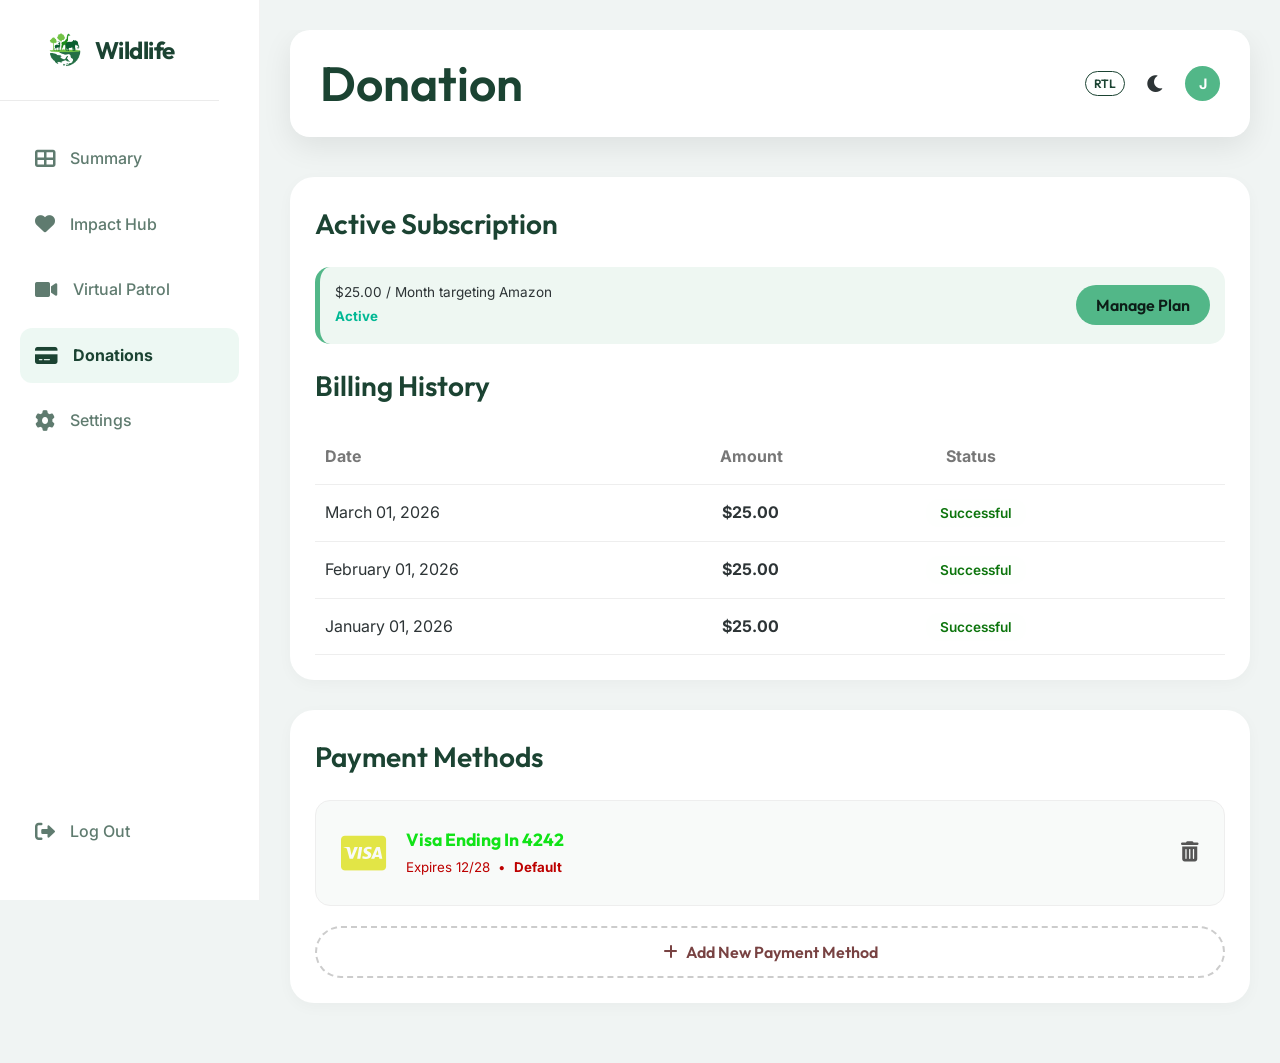
<file: pages/dash-donations.html>
<!DOCTYPE html>
<html lang="en">
<head>
    <meta charset="UTF-8">
    <meta name="viewport" content="width=device-width, initial-scale=1.0">
    <title>Donor Dashboard - Wildlife Impact Hub</title>
    
    <!-- Google Fonts -->
    <link rel="preconnect" href="https://fonts.googleapis.com">
    <link rel="preconnect" href="https://fonts.gstatic.com" crossorigin>
    <link href="https://fonts.googleapis.com/css2?family=Outfit:wght@300;400;600;700&family=Inter:wght@400;500;600&display=swap" rel="stylesheet">
    
    <!-- Icons -->
    <link rel="stylesheet" href="https://cdnjs.cloudflare.com/ajax/libs/font-awesome/6.0.0/css/all.min.css">
    
    <!-- Base Variables -->
    <link rel="stylesheet" href="../assets/css/style.css">
    <link rel="stylesheet" href="../assets/css/rtl.css">
    
    <!-- Favicon -->
    <link rel="icon" type="image/png" href="../assets/images/favicon.png?v=2">
    <link rel="shortcut icon" href="../assets/images/favicon.png?v=2" type="image/png">

    <style>
        :root {
            --sidebar-width: 260px;
            --dash-bg: #f0f4f3;
            --dash-card: #ffffff;
            --dash-primary: #1b4332;
        }

        body {
            background-color: var(--dash-bg);
            margin: 0;
            font-family: var(--font-body);
            display: flex;
            min-height: 100vh;
        }

        /* Sidebar */
        .sidebar {
            width: var(--sidebar-width);
            background-color: white;
            color: #1b4332;
            padding: 30px 20px;
            display: flex;
            flex-direction: column;
            position: fixed;
            height: 100vh;
            left: 0;
            top: 0;
            z-index: 1001;
            transition: 0.3s;
            border-right: 1px solid rgba(0,0,0,0.05);
        }

        .sidebar .logo { color: #1b4332; margin-bottom: 50px; }
        
        .sidebar-brand-box {
            background-color: white;
            margin: -30px -20px 30px -20px;
            padding: 30px 20px;
            display: flex;
            justify-content: center;
            border-bottom: 1px solid rgba(0,0,0,0.08);
        }

        .sidebar-brand-box .brand-text { color: #1b4332 !important; }
        .sidebar-brand-box .brand-logo { filter: none; }

        [data-theme="dark"] .sidebar-brand-box { background-color: white; border-bottom: 1px solid rgba(0,0,0,0.08); }
        [data-theme="dark"] .sidebar-brand-box .brand-text { color: #1b4332 !important; }
        [data-theme="dark"] .sidebar-brand-box .brand-logo { filter: none; }

        .side-nav { flex: 1; }
        .side-nav-item {
            display: flex;
            align-items: center;
            gap: 15px;
            padding: 15px;
            border-radius: 12px;
            margin-bottom: 10px;
            cursor: pointer;
            transition: 0.3s;
            color: rgba(27, 67, 50, 0.7);
            text-decoration: none;
            font-weight: 500;
        }

        .side-nav-item:hover, .side-nav-item.active {
            background-color: rgba(82, 183, 136, 0.1);
            color: #1b4332;
        }

        .side-nav-item.active {
            font-weight: 700;
        }

        .side-nav-item i { font-size: 1.25rem; }

        /* Main Content */
        .main-content {
            flex: 1;
            margin-left: var(--sidebar-width);
            padding: 30px;
            transition: 0.3s;
        }

        .top-bar {
            display: flex;
            justify-content: space-between;
            align-items: center;
            margin-bottom: 40px;
            background: white;
            padding: 15px 30px;
            border-radius: 20px;
            box-shadow: 0 10px 30px rgba(0,0,0,0.08);
            position: sticky;
            top: 30px;
            z-index: 1000;
        }

        .top-bar::before {
            content: "";
            position: absolute;
            top: -30px;
            left: -30px;
            right: -30px;
            height: 30px;
            background: var(--dash-bg);
            z-index: -1;
        }

        .user-profile { display: flex; align-items: center; gap: 15px; }
        .user-avatar { width: 45px; height: 45px; border-radius: 50%; background: var(--accent-color); display: flex; align-items: center; justify-content: center; color: white; font-weight: bold; }

        /* Dashboard Grid */
        .dash-grid {
            display: grid;
            grid-template-columns: 2fr 1fr;
            gap: 30px;
        }

        .dash-card {
            background: var(--dash-card);
            padding: 25px;
            border-radius: 24px;
            box-shadow: 0 4px 15px rgba(0,0,0,0.03);
            margin-bottom: 30px;
        }

        .dash-card h3 { text-align: left; margin: 0 0 20px; }

        .stat-grid {
            display: grid;
            grid-template-columns: repeat(auto-fit, minmax(150px, 1fr));
            gap: 20px;
        }

        .stat-item {
            text-align: center;
            padding: 20px;
            background: #f8faf9;
            border-radius: 20px;
        }

        .stat-item h2 { color: var(--accent-color); margin: 0; }
        .stat-item p { margin: 5px 0 0; font-size: 0.9rem; color: #777; }

        /* Virtual Patrol */
        .patrol-feed { display: flex; flex-direction: column; gap: 15px; }
        .patrol-item {
            display: flex;
            gap: 15px;
            align-items: center;
            padding: 15px;
            border-bottom: 1px solid #eee;
        }

        .patrol-item:last-child { border: none; }
        .patrol-img { width: 60px; height: 60px; border-radius: 12px; object-fit: cover; }
        .patrol-text h4 { margin: 0; text-align: left; font-size: 1rem; }
        .patrol-text small { color: #999; }

        /* Recurring Donations */
        .donation-status {
            display: flex;
            align-items: center;
            justify-content: space-between;
            padding: 15px;
            background: #eef7f2;
            border-radius: 15px;
            border-left: 5px solid var(--accent-color);
        }

        @media (max-width: 1024px) {
            .dash-grid { grid-template-columns: 1fr; }
        }
        
        .hamburger-dash { display: none; cursor: pointer; font-size: 1.5rem; color: var(--dash-primary); margin-right: 15px; }

        @media (max-width: 768px) {
            .hamburger-dash { display: block; }
            .sidebar { 
                left: -100%; 
                width: 260px; 
                box-shadow: 10px 0 30px rgba(0,0,0,0.1);
            }
            .sidebar.active { left: 0; }
            .main-content { margin-left: 0; padding: 20px; }
            
            .sidebar-overlay {
                display: none;
                position: fixed;
                top: 0;
                left: 0;
                width: 100%;
                height: 100%;
                background: rgba(0,0,0,0.5);
                z-index: 1000;
            }
            .sidebar-overlay.active { display: block; }
            
            .top-bar { padding: 10px 20px; margin-bottom: 20px; }
            .top-bar h2 { font-size: 1.25rem; }
        }
        [data-theme="dark"] body {
            --dash-bg: #121212;
            --dash-card: #0c1d17;
            --dash-primary: #e8f5e9;
            color: #ffffff;
        }
        [data-theme="dark"] .sidebar, [data-theme="dark"] .sidebar-brand-box {
            background-color: var(--dash-primary);
        }
        [data-theme="dark"] .sidebar-brand-box { border-bottom: 1px solid rgba(27, 67, 50, 0.1); }
        [data-theme="dark"] .side-nav-item { color: #1b4332; }
        [data-theme="dark"] .side-nav-item:hover, [data-theme="dark"] .side-nav-item.active {
            background-color: rgba(27, 67, 50, 0.1); color: #1b4332; font-weight: 700;
        }
        [data-theme="dark"] .top-bar { background-color: var(--dash-card); color: #ffffff; box-shadow: 0 4px 20px rgba(0,0,0,0.5); }
        [data-theme="dark"] .top-bar h2, [data-theme="dark"] .hamburger-dash { color: #ffffff; }
        [data-theme="dark"] .dash-card { background: var(--dash-card); border: 1px solid rgba(255,255,255,0.05); color: #ffffff; }
        [data-theme="dark"] .dash-card h3 { color: var(--secondary-color); }
        [data-theme="dark"] .stat-item { background-color: #1a3227; color: #ffffff; }
        [data-theme="dark"] .stat-item p { color: #cccccc; }
        [data-theme="dark"] .donation-status, [data-theme="dark"] .dash-card > div[style*="background"] { background-color: #1a3227 !important; border-color: rgba(255,255,255,0.1) !important; }
        [data-theme="dark"] .patrol-item { border-bottom-color: rgba(255,255,255,0.1); }
        [data-theme="dark"] .patrol-text h4, [data-theme="dark"] .patrol-text p, [data-theme="dark"] .dash-card strong, [data-theme="dark"] label, [data-theme="dark"] table th { color: #ffffff !important; }
        [data-theme="dark"] input { background-color: #1a3227; color: #ffffff; border-color: rgba(255,255,255,0.1) !important; }
    </style>
</head>
<body>

    <!-- Sidebar -->
    <div class="sidebar-overlay" id="sidebarOverlay"></div>
    <aside class="sidebar" id="sidebar">
        <i class="fas fa-times close-sidebar" id="closeSidebar"></i>
        <div class="sidebar-brand-box">
            <a href="index.html" class="brand center-brand">
                <img src="../assets/images/favicon.png" alt="Wildlife" class="brand-logo">
                <span class="brand-text">Wildlife</span>
            </a>
        </div>

        <nav class="side-nav">
            <a href="dashboard.html" class="side-nav-item">
                <i class="fas fa-th-large"></i>
                <span>Summary</span>
            </a>
            <a href="dash-impact.html" class="side-nav-item">
                <i class="fas fa-heart"></i>
                <span>Impact Hub</span>
            </a>
            <a href="dash-patrol.html" class="side-nav-item">
                <i class="fas fa-video"></i>
                <span>Virtual Patrol</span>
            </a>
            <a href="dash-donations.html" class="side-nav-item active">
                <i class="fas fa-credit-card"></i>
                <span>Donations</span>
            </a>
            <a href="dash-settings.html" class="side-nav-item">
                <i class="fas fa-cog"></i>
                <span>Settings</span>
            </a>
        </nav>

        <div class="side-nav-item" style="margin-top: auto;">
            <a href="index.html" style="display:flex; align-items:center; gap:15px; color:inherit;">
                <i class="fas fa-sign-out-alt"></i>
                <span>Log Out</span>
            </a>
        </div>
    </aside>

    <!-- Main Content -->
    <main class="main-content">
        <header class="top-bar">
            <div style="display: flex; align-items: center;">
                <div class="hamburger-dash" id="dashHamburger">
                    <i class="fas fa-bars"></i>
                </div>
                <h2 style="margin:0;">Donation</h2>
            </div>
            <div class="user-profile" style="gap: 10px;">
                <button class="rtl-toggle-main rtl-toggle" style="flex-shrink: 0; padding: 4px 8px; font-size: 0.75rem; white-space: nowrap;">RTL</button>
                <button class="theme-toggle" id="themeToggle" aria-label="Toggle dark mode" style="border:none; background:transparent; font-size:1.2rem; cursor:pointer; color:inherit; flex-shrink: 0;">
                    <i class="fas fa-moon"></i>
                </button>
                
                <div class="user-avatar" style="flex-shrink: 0; width: 35px; height: 35px; font-size: 0.9rem;">J</div>
                
            </div>
        </header>

        <div class="dash-grid">
            <div style="grid-column: 1 / -1;">
                <div class="dash-card">
                    <h3>Active Subscription</h3>
                    <div class="donation-status" style="margin-bottom: 20px;">
                        <div>
                            <p style="text-align:left; margin:0; font-size:0.85rem;">$25.00 / Month targeting Amazon </p>
                            <small style="color:var(--success); font-weight: bold;">Active</small>
                        </div>
<button class="btn btn-primary" 
        style="padding: 10px 20px; background-color:#52B788; color:#0c1d17; font-weight:600;">
    Manage Plan
</button>                    </div>
                    
                    <h3>Billing History</h3>
                    <table style="width: 100%; border-collapse: collapse; text-align: left; margin-top: 15px;">
                        <tr style="border-bottom: 1px solid #eee; color: #777;">
                            <th style="padding: 15px 10px;">Date</th>
                            <th style="padding: 15px 8px;">Amount</th>
                            <th style="padding: 15px 30px;">Status</th>
                        </tr>
                        <tr style="border-bottom: 1px solid #eee;">
                            <td style="padding: 15px 10px;">March 01, 2026</td>
                            <td style="padding: 15px 10px; font-weight: bold;">$25.00</td>
<td style="padding: 15px 10px;">
    <span style="
        color: #0d750d;
        background: #fefffe;
        padding: 6px 14px;
        border-radius: 12px;
        font-size: 0.85rem;
        font-weight: 600;
    ">
        Successful
    </span>
</td>                        </tr>
                        <tr style="border-bottom: 1px solid #eee;">
                            <td style="padding: 15px 10px;">February 01, 2026</td>
                            <td style="padding: 15px 10px; font-weight: bold;">$25.00</td>
<td style="padding: 15px 10px;">
    <span style="
        color: #0d750d;
        background: #fefffe;
        padding: 6px 14px;
        border-radius: 12px;
        font-size: 0.85rem;
        font-weight: 600;
    ">
        Successful
    </span>
</td>                         </tr>
                        <tr style="border-bottom: 1px solid #eee;">
                            <td style="padding: 15px 10px;">January 01, 2026</td>
                            <td style="padding: 15px 10px; font-weight: bold;">$25.00</td>
<td style="padding: 15px 10px;">
    <span style="
        color: #0d750d;
        background: #fefffe;
        padding: 6px 14px;
        border-radius: 12px;
        font-size: 0.85rem;
        font-weight: 600;
    ">
        Successful
    </span>
</td>                         </tr>
                    </table>
                </div>

                <div class="dash-card">
                    <h3>Payment Methods</h3>
                    <div style="background: #f8faf9; padding: 25px; border-radius: 15px; display: flex; align-items: center; justify-content: space-between; border: 1px solid #eee;">
                        <div style="display: flex; align-items: center; gap: 20px;">
                            <i class="fab fa-cc-visa" style="font-size: 2.5rem; color: #e2e546;"></i>
                            <div>
                                <h4 style="color: #11e318; margin: 0; font-size: 1.1rem;">Visa ending in 4242</h4>
                                <small style="color: #bd0000;">Expires 12/28 &nbsp;•&nbsp; <strong>Default</strong></small>
                            </div>
                        </div>
                        <button style="background: transparent; border: none; font-size: 1.25rem; color: #555; cursor: pointer;"><i class="fas fa-trash-alt"></i></button>
                    </div>
                    <button class="btn" style="margin-top: 20px; border: 2px dashed #ccc; background: transparent; color: #784242; width: 100%;"><i class="fas fa-plus"></i> Add New Payment Method</button>
                </div>
            </div>
        </div>
    </main>

    <!-- JS for Dashboard Interactions -->
    <script>
        const sidebar = document.getElementById('sidebar');
        const overlay = document.getElementById('sidebarOverlay');
        const hamburger = document.getElementById('dashHamburger');

        function toggleSidebar() {
            sidebar.classList.toggle('active');
            overlay.classList.toggle('active');
        }

        hamburger.addEventListener('click', toggleSidebar);
        overlay.addEventListener('click', toggleSidebar);
        const closeBtn = document.getElementById('closeSidebar');
        if (closeBtn) closeBtn.addEventListener('click', toggleSidebar);

        // Close sidebar when clicking links on mobile
        const navItems = document.querySelectorAll('.side-nav-item');
        navItems.forEach(item => {
            item.addEventListener('click', () => {
                if(window.innerWidth <= 768) {
                    toggleSidebar();
                }
            });
        });
    </script>

    <script src="../assets/js/main.js"></script>
</body>
</html>
</file>
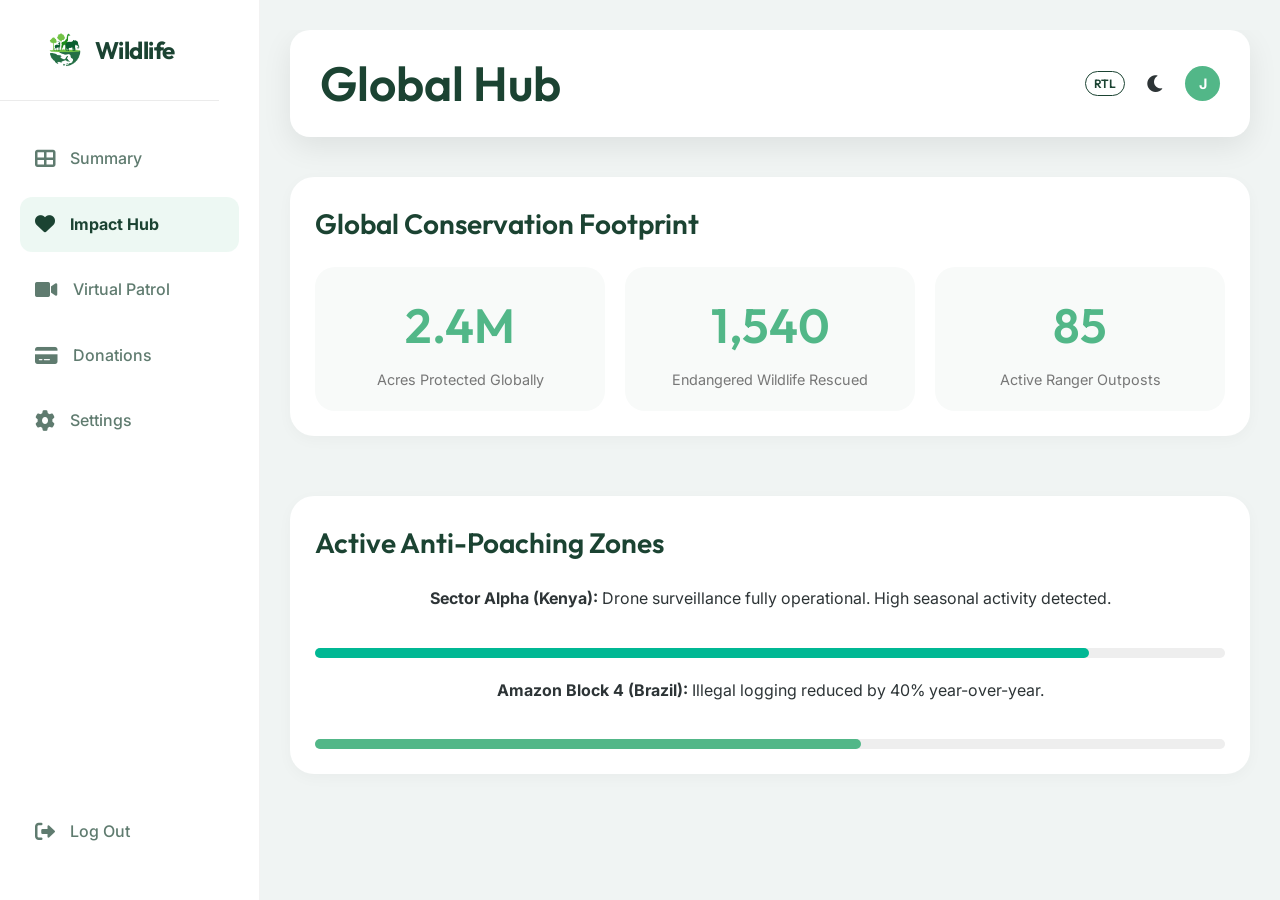
<file: pages/dash-impact.html>
<!DOCTYPE html>
<html lang="en">
<head>
    <meta charset="UTF-8">
    <meta name="viewport" content="width=device-width, initial-scale=1.0">
    <title>Donor Dashboard - Wildlife Impact Hub</title>
    
    <!-- Google Fonts -->
    <link rel="preconnect" href="https://fonts.googleapis.com">
    <link rel="preconnect" href="https://fonts.gstatic.com" crossorigin>
    <link href="https://fonts.googleapis.com/css2?family=Outfit:wght@300;400;600;700&family=Inter:wght@400;500;600&display=swap" rel="stylesheet">
    
    <!-- Icons -->
    <link rel="stylesheet" href="https://cdnjs.cloudflare.com/ajax/libs/font-awesome/6.0.0/css/all.min.css">
    
    <!-- Base Variables -->
    <link rel="stylesheet" href="../assets/css/style.css">
    <link rel="stylesheet" href="../assets/css/rtl.css">
    
    <!-- Favicon -->
    <link rel="icon" type="image/png" href="../assets/images/favicon.png?v=2">
    <link rel="shortcut icon" href="../assets/images/favicon.png?v=2" type="image/png">

    <style>
        :root {
            --sidebar-width: 260px;
            --dash-bg: #f0f4f3;
            --dash-card: #ffffff;
            --dash-primary: #1b4332;
        }

        body {
            background-color: var(--dash-bg);
            margin: 0;
            font-family: var(--font-body);
            display: flex;
            min-height: 100vh;
        }

        /* Sidebar */
        .sidebar {
            width: var(--sidebar-width);
            background-color: white;
            color: #1b4332;
            padding: 30px 20px;
            display: flex;
            flex-direction: column;
            position: fixed;
            height: 100vh;
            left: 0;
            top: 0;
            z-index: 1001;
            transition: 0.3s;
            border-right: 1px solid rgba(0,0,0,0.05);
        }

        .sidebar .logo { color: #1b4332; margin-bottom: 50px; }
        
        .sidebar-brand-box {
            background-color: white;
            margin: -30px -20px 30px -20px;
            padding: 30px 20px;
            display: flex;
            justify-content: center;
            border-bottom: 1px solid rgba(0,0,0,0.08);
        }

        .sidebar-brand-box .brand-text { color: #1b4332 !important; }
        .sidebar-brand-box .brand-logo { filter: none; }

        [data-theme="dark"] .sidebar-brand-box { background-color: white; border-bottom: 1px solid rgba(0,0,0,0.08); }
        [data-theme="dark"] .sidebar-brand-box .brand-text { color: #1b4332 !important; }
        [data-theme="dark"] .sidebar-brand-box .brand-logo { filter: none; }

        .side-nav { flex: 1; }
        .side-nav-item {
            display: flex;
            align-items: center;
            gap: 15px;
            padding: 15px;
            border-radius: 12px;
            margin-bottom: 10px;
            cursor: pointer;
            transition: 0.3s;
            color: rgba(27, 67, 50, 0.7);
            text-decoration: none;
            font-weight: 500;
        }

        .side-nav-item:hover, .side-nav-item.active {
            background-color: rgba(82, 183, 136, 0.1);
            color: #1b4332;
        }

        .side-nav-item.active {
            font-weight: 700;
        }

        .side-nav-item i { font-size: 1.25rem; }

        /* Main Content */
        .main-content {
            flex: 1;
            margin-left: var(--sidebar-width);
            padding: 30px;
            transition: 0.3s;
        }

        .top-bar {
            display: flex;
            justify-content: space-between;
            align-items: center;
            margin-bottom: 40px;
            background: white;
            padding: 15px 30px;
            border-radius: 20px;
            box-shadow: 0 10px 30px rgba(0,0,0,0.08);
            position: sticky;
            top: 30px;
            z-index: 1000;
        }

        .top-bar::before {
            content: "";
            position: absolute;
            top: -30px;
            left: -30px;
            right: -30px;
            height: 30px;
            background: var(--dash-bg);
            z-index: -1;
        }

        .user-profile { display: flex; align-items: center; gap: 15px; }
        .user-avatar { width: 45px; height: 45px; border-radius: 50%; background: var(--accent-color); display: flex; align-items: center; justify-content: center; color: white; font-weight: bold; }

        /* Dashboard Grid */
        .dash-grid {
            display: grid;
            grid-template-columns: 2fr 1fr;
            gap: 30px;
        }

        .dash-card {
            background: var(--dash-card);
            padding: 25px;
            border-radius: 24px;
            box-shadow: 0 4px 15px rgba(0,0,0,0.03);
            margin-bottom: 30px;
        }

        .dash-card h3 { text-align: left; margin: 0 0 20px; }

        .stat-grid {
            display: grid;
            grid-template-columns: repeat(auto-fit, minmax(150px, 1fr));
            gap: 20px;
        }

        .stat-item {
            text-align: center;
            padding: 20px;
            background: #f8faf9;
            border-radius: 20px;
        }

        .stat-item h2 { color: var(--accent-color); margin: 0; }
        .stat-item p { margin: 5px 0 0; font-size: 0.9rem; color: #777; }

        /* Virtual Patrol */
        .patrol-feed { display: flex; flex-direction: column; gap: 15px; }
        .patrol-item {
            display: flex;
            gap: 15px;
            align-items: center;
            padding: 15px;
            border-bottom: 1px solid #eee;
        }

        .patrol-item:last-child { border: none; }
        .patrol-img { width: 60px; height: 60px; border-radius: 12px; object-fit: cover; }
        .patrol-text h4 { margin: 0; text-align: left; font-size: 1rem; }
        .patrol-text small { color: #999; }

        /* Recurring Donations */
        .donation-status {
            display: flex;
            align-items: center;
            justify-content: space-between;
            padding: 15px;
            background: #eef7f2;
            border-radius: 15px;
            border-left: 5px solid var(--accent-color);
        }

        @media (max-width: 1024px) {
            .dash-grid { grid-template-columns: 1fr; }
        }
        
        .hamburger-dash { display: none; cursor: pointer; font-size: 1.5rem; color: var(--dash-primary); margin-right: 15px; }

        @media (max-width: 768px) {
            .hamburger-dash { display: block; }
            .sidebar { 
                left: -100%; 
                width: 260px; 
                box-shadow: 10px 0 30px rgba(0,0,0,0.1);
            }
            .sidebar.active { left: 0; }
            .main-content { margin-left: 0; padding: 20px; }
            
            .sidebar-overlay {
                display: none;
                position: fixed;
                top: 0;
                left: 0;
                width: 100%;
                height: 100%;
                background: rgba(0,0,0,0.5);
                z-index: 1000;
            }
            .sidebar-overlay.active { display: block; }
            
            .top-bar { padding: 10px 20px; margin-bottom: 20px; }
            .top-bar h2 { font-size: 1.25rem; }
        }
        [data-theme="dark"] body {
            --dash-bg: #121212;
            --dash-card: #0c1d17;
            --dash-primary: #e8f5e9;
            color: #ffffff;
        }
        [data-theme="dark"] .sidebar, [data-theme="dark"] .sidebar-brand-box {
            background-color: var(--dash-primary);
        }
        [data-theme="dark"] .sidebar-brand-box { border-bottom: 1px solid rgba(27, 67, 50, 0.1); }
        [data-theme="dark"] .side-nav-item { color: #1b4332; }
        [data-theme="dark"] .side-nav-item:hover, [data-theme="dark"] .side-nav-item.active {
            background-color: rgba(27, 67, 50, 0.1); color: #1b4332; font-weight: 700;
        }
        [data-theme="dark"] .top-bar { background-color: var(--dash-card); color: #ffffff; box-shadow: 0 4px 20px rgba(0,0,0,0.5); }
        [data-theme="dark"] .top-bar h2, [data-theme="dark"] .hamburger-dash { color: #ffffff; }
        [data-theme="dark"] .dash-card { background: var(--dash-card); border: 1px solid rgba(255,255,255,0.05); color: #ffffff; }
        [data-theme="dark"] .dash-card h3 { color: var(--secondary-color); }
        [data-theme="dark"] .stat-item { background-color: #1a3227; color: #ffffff; }
        [data-theme="dark"] .stat-item p { color: #cccccc; }
        [data-theme="dark"] .donation-status, [data-theme="dark"] .dash-card > div[style*="background"] { background-color: #1a3227 !important; border-color: rgba(255,255,255,0.1) !important; }
        [data-theme="dark"] .patrol-item { border-bottom-color: rgba(255,255,255,0.1); }
        [data-theme="dark"] .patrol-text h4, [data-theme="dark"] .patrol-text p, [data-theme="dark"] .dash-card strong, [data-theme="dark"] label, [data-theme="dark"] table th { color: #ffffff !important; }
        [data-theme="dark"] input { background-color: #1a3227; color: #ffffff; border-color: rgba(255,255,255,0.1) !important; }
    </style>
</head>
<body>

    <!-- Sidebar -->
    <div class="sidebar-overlay" id="sidebarOverlay"></div>
    <aside class="sidebar" id="sidebar">
        <i class="fas fa-times close-sidebar" id="closeSidebar"></i>
        <div class="sidebar-brand-box">
            <a href="index.html" class="brand center-brand">
                <img src="../assets/images/favicon.png" alt="Wildlife" class="brand-logo">
                <span class="brand-text">Wildlife</span>
            </a>
        </div>

        <nav class="side-nav">
            <a href="dashboard.html" class="side-nav-item">
                <i class="fas fa-th-large"></i>
                <span>Summary</span>
            </a>
            <a href="dash-impact.html" class="side-nav-item active">
                <i class="fas fa-heart"></i>
                <span>Impact Hub</span>
            </a>
            <a href="dash-patrol.html" class="side-nav-item">
                <i class="fas fa-video"></i>
                <span>Virtual Patrol</span>
            </a>
            <a href="dash-donations.html" class="side-nav-item">
                <i class="fas fa-credit-card"></i>
                <span>Donations</span>
            </a>
            <a href="dash-settings.html" class="side-nav-item">
                <i class="fas fa-cog"></i>
                <span>Settings</span>
            </a>
        </nav>

        <div class="side-nav-item" style="margin-top: auto;">
            <a href="index.html" style="display:flex; align-items:center; gap:15px; color:inherit;">
                <i class="fas fa-sign-out-alt"></i>
                <span>Log Out</span>
            </a>
        </div>
    </aside>

    <!-- Main Content -->
    <main class="main-content">
        <header class="top-bar">
            <div style="display: flex; align-items: center;">
                <div class="hamburger-dash" id="dashHamburger">
                    <i class="fas fa-bars"></i>
                </div>
                <h2 style="margin:0;">Global Hub</h2>
            </div>
            <div class="user-profile" style="gap: 10px;">
                <button class="rtl-toggle-main rtl-toggle" style="flex-shrink: 0; padding: 4px 8px; font-size: 0.75rem; white-space: nowrap;">RTL</button>
                <button class="theme-toggle" id="themeToggle" aria-label="Toggle dark mode" style="border:none; background:transparent; font-size:1.2rem; cursor:pointer; color:inherit; flex-shrink: 0;">
                    <i class="fas fa-moon"></i>
                </button>
                
                <div class="user-avatar" style="flex-shrink: 0; width: 35px; height: 35px; font-size: 0.9rem;">J</div>
                
            </div>
        </header>

        <div class="dash-grid" style="grid-template-columns: 1fr;">
            <div class="dash-card">
                <h3>Global Conservation Footprint</h3>
                
                <div class="stat-grid" style="grid-template-columns: repeat(auto-fit, minmax(200px, 1fr));">
                    <div class="stat-item"><h2>2.4M</h2><p>Acres Protected Globally</p></div>
                    <div class="stat-item"><h2>1,540</h2><p>Endangered Wildlife Rescued</p></div>
                    <div class="stat-item"><h2>85</h2><p>Active Ranger Outposts</p></div>
                </div>
            </div>
            <div class="dash-card">
                <h3>Active Anti-Poaching Zones</h3>
                <p><strong>Sector Alpha (Kenya):</strong> Drone surveillance fully operational. High seasonal activity detected.</p>
                <div style="width: 100%; background: #eee; border-radius: 10px; height: 10px; margin-bottom: 20px;"><div style="width: 85%; background: var(--success); height: 100%; border-radius: 10px;"></div></div>
                
                <p><strong>Amazon Block 4 (Brazil):</strong> Illegal logging reduced by 40% year-over-year.</p>
                <div style="width: 100%; background: #eee; border-radius: 10px; height: 10px;"><div style="width: 60%; background: var(--accent-color); height: 100%; border-radius: 10px;"></div></div>
            </div>
        </div>
    </main>

    <!-- JS for Dashboard Interactions -->
    <script>
        const sidebar = document.getElementById('sidebar');
        const overlay = document.getElementById('sidebarOverlay');
        const hamburger = document.getElementById('dashHamburger');

        function toggleSidebar() {
            sidebar.classList.toggle('active');
            overlay.classList.toggle('active');
        }

        hamburger.addEventListener('click', toggleSidebar);
        overlay.addEventListener('click', toggleSidebar);
        const closeBtn = document.getElementById('closeSidebar');
        if (closeBtn) closeBtn.addEventListener('click', toggleSidebar);

        // Close sidebar when clicking links on mobile
        const navItems = document.querySelectorAll('.side-nav-item');
        navItems.forEach(item => {
            item.addEventListener('click', () => {
                if(window.innerWidth <= 768) {
                    toggleSidebar();
                }
            });
        });
    </script>

    <script src="../assets/js/main.js"></script>
</body>
</html>
</file>
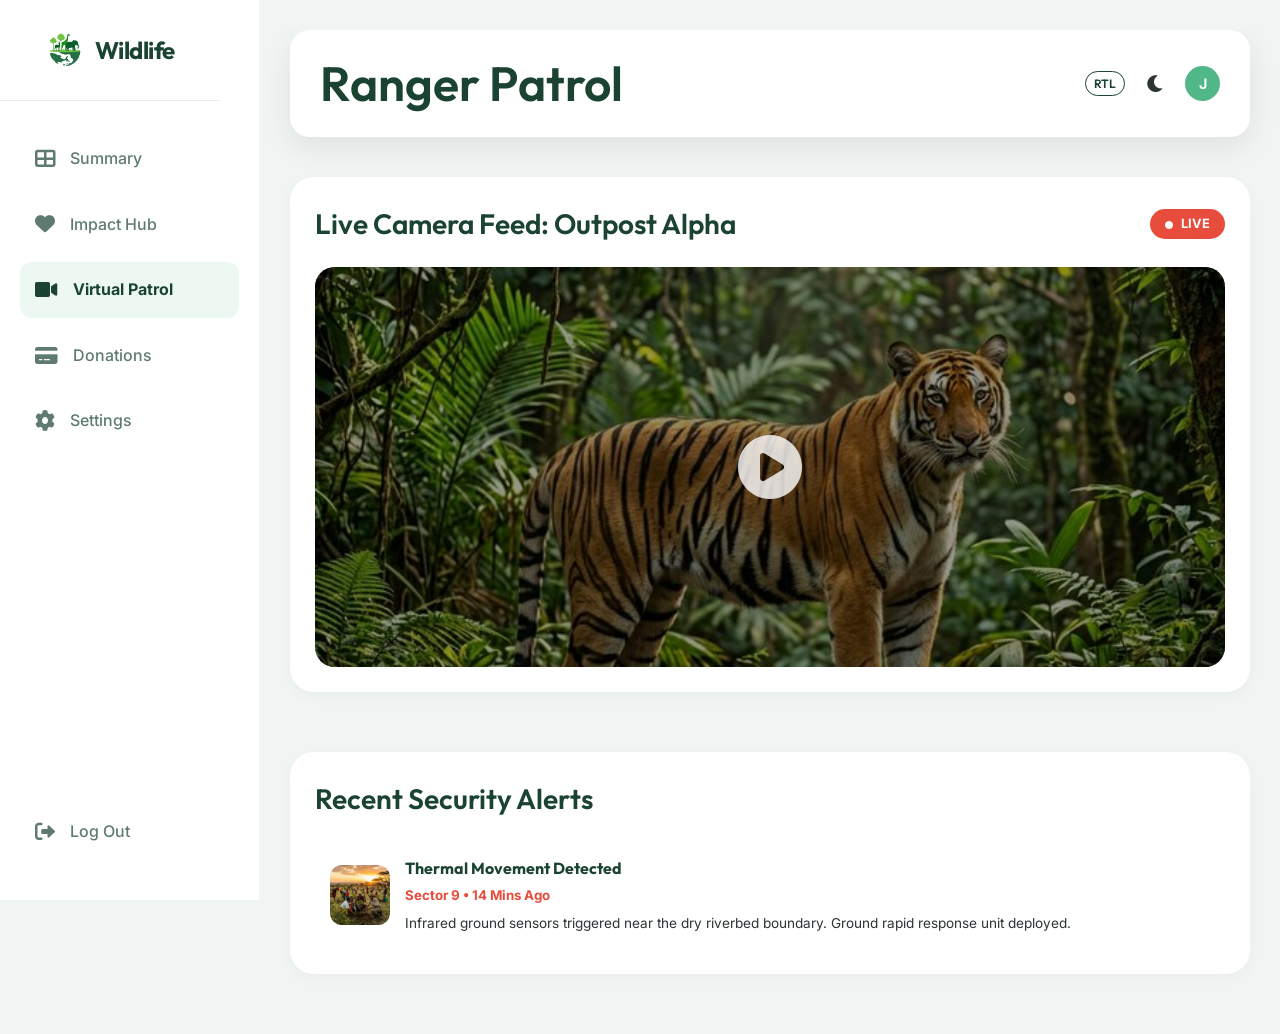
<file: pages/dash-patrol.html>
<!DOCTYPE html>
<html lang="en">
<head>
    <meta charset="UTF-8">
    <meta name="viewport" content="width=device-width, initial-scale=1.0">
    <title>Donor Dashboard - Wildlife Impact Hub</title>
    
    <!-- Google Fonts -->
    <link rel="preconnect" href="https://fonts.googleapis.com">
    <link rel="preconnect" href="https://fonts.gstatic.com" crossorigin>
    <link href="https://fonts.googleapis.com/css2?family=Outfit:wght@300;400;600;700&family=Inter:wght@400;500;600&display=swap" rel="stylesheet">
    
    <!-- Icons -->
    <link rel="stylesheet" href="https://cdnjs.cloudflare.com/ajax/libs/font-awesome/6.0.0/css/all.min.css">
    
    <!-- Base Variables -->
    <link rel="stylesheet" href="../assets/css/style.css">
    <link rel="stylesheet" href="../assets/css/rtl.css">
    
    <!-- Favicon -->
    <link rel="icon" type="image/png" href="../assets/images/favicon.png?v=2">
    <link rel="shortcut icon" href="../assets/images/favicon.png?v=2" type="image/png">

    <style>
        :root {
            --sidebar-width: 260px;
            --dash-bg: #f0f4f3;
            --dash-card: #ffffff;
            --dash-primary: #1b4332;
        }

        body {
            background-color: var(--dash-bg);
            margin: 0;
            font-family: var(--font-body);
            display: flex;
            min-height: 100vh;
        }

        /* Sidebar */
        .sidebar {
            width: var(--sidebar-width);
            background-color: white;
            color: #1b4332;
            padding: 30px 20px;
            display: flex;
            flex-direction: column;
            position: fixed;
            height: 100vh;
            left: 0;
            top: 0;
            z-index: 1001;
            transition: 0.3s;
            border-right: 1px solid rgba(0,0,0,0.05);
        }

        .sidebar .logo { color: #1b4332; margin-bottom: 50px; }
        
        .sidebar-brand-box {
            background-color: white;
            margin: -30px -20px 30px -20px;
            padding: 30px 20px;
            display: flex;
            justify-content: center;
            border-bottom: 1px solid rgba(0,0,0,0.08);
        }

        .sidebar-brand-box .brand-text { color: #1b4332 !important; }
        .sidebar-brand-box .brand-logo { filter: none; }

        [data-theme="dark"] .sidebar-brand-box { background-color: white; border-bottom: 1px solid rgba(0,0,0,0.08); }
        [data-theme="dark"] .sidebar-brand-box .brand-text { color: #1b4332 !important; }
        [data-theme="dark"] .sidebar-brand-box .brand-logo { filter: none; }

        .side-nav { flex: 1; }
        .side-nav-item {
            display: flex;
            align-items: center;
            gap: 15px;
            padding: 15px;
            border-radius: 12px;
            margin-bottom: 10px;
            cursor: pointer;
            transition: 0.3s;
            color: rgba(27, 67, 50, 0.7);
            text-decoration: none;
            font-weight: 500;
        }

        .side-nav-item:hover, .side-nav-item.active {
            background-color: rgba(82, 183, 136, 0.1);
            color: #1b4332;
        }

        .side-nav-item.active {
            font-weight: 700;
        }

        .side-nav-item i { font-size: 1.25rem; }

        /* Main Content */
        .main-content {
            flex: 1;
            margin-left: var(--sidebar-width);
            padding: 30px;
            transition: 0.3s;
        }

        .top-bar {
            display: flex;
            justify-content: space-between;
            align-items: center;
            margin-bottom: 40px;
            background: white;
            padding: 15px 30px;
            border-radius: 20px;
            box-shadow: 0 10px 30px rgba(0,0,0,0.08);
            position: sticky;
            top: 30px;
            z-index: 1000;
        }

        .top-bar::before {
            content: "";
            position: absolute;
            top: -30px;
            left: -30px;
            right: -30px;
            height: 30px;
            background: var(--dash-bg);
            z-index: -1;
        }

        .user-profile { display: flex; align-items: center; gap: 15px; }
        .user-avatar { width: 45px; height: 45px; border-radius: 50%; background: var(--accent-color); display: flex; align-items: center; justify-content: center; color: white; font-weight: bold; }

        /* Dashboard Grid */
        .dash-grid {
            display: grid;
            grid-template-columns: 2fr 1fr;
            gap: 30px;
        }

        .dash-card {
            background: var(--dash-card);
            padding: 25px;
            border-radius: 24px;
            box-shadow: 0 4px 15px rgba(0,0,0,0.03);
            margin-bottom: 30px;
        }

        .dash-card h3 { text-align: left; margin: 0 0 20px; }

        .stat-grid {
            display: grid;
            grid-template-columns: repeat(auto-fit, minmax(150px, 1fr));
            gap: 20px;
        }

        .stat-item {
            text-align: center;
            padding: 20px;
            background: #f8faf9;
            border-radius: 20px;
        }

        .stat-item h2 { color: var(--accent-color); margin: 0; }
        .stat-item p { margin: 5px 0 0; font-size: 0.9rem; color: #777; }

        /* Virtual Patrol */
        .patrol-feed { display: flex; flex-direction: column; gap: 15px; }
        .patrol-item {
            display: flex;
            gap: 15px;
            align-items: center;
            padding: 15px;
            border-bottom: 1px solid #eee;
        }

        .patrol-item:last-child { border: none; }
        .patrol-img { width: 60px; height: 60px; border-radius: 12px; object-fit: cover; }
        .patrol-text h4 { margin: 0; text-align: left; font-size: 1rem; }
        .patrol-text small { color: #999; }

        /* Recurring Donations */
        .donation-status {
            display: flex;
            align-items: center;
            justify-content: space-between;
            padding: 15px;
            background: #eef7f2;
            border-radius: 15px;
            border-left: 5px solid var(--accent-color);
        }

        @media (max-width: 1024px) {
            .dash-grid { grid-template-columns: 1fr; }
        }
        
        .hamburger-dash { display: none; cursor: pointer; font-size: 1.5rem; color: var(--dash-primary); margin-right: 15px; }

        @media (max-width: 768px) {
            .hamburger-dash { display: block; }
            .sidebar { 
                left: -100%; 
                width: 260px; 
                box-shadow: 10px 0 30px rgba(0,0,0,0.1);
            }
            .sidebar.active { left: 0; }
            .main-content { margin-left: 0; padding: 20px; }
            
            .sidebar-overlay {
                display: none;
                position: fixed;
                top: 0;
                left: 0;
                width: 100%;
                height: 100%;
                background: rgba(0,0,0,0.5);
                z-index: 1000;
            }
            .sidebar-overlay.active { display: block; }
            
            .top-bar { padding: 10px 20px; margin-bottom: 20px; }
            .top-bar h2 { font-size: 1.25rem; }
        }
        [data-theme="dark"] body {
            --dash-bg: #121212;
            --dash-card: #0c1d17;
            --dash-primary: #e8f5e9;
            color: #ffffff;
        }
        [data-theme="dark"] .sidebar, [data-theme="dark"] .sidebar-brand-box {
            background-color: var(--dash-primary);
        }
        [data-theme="dark"] .sidebar-brand-box { border-bottom: 1px solid rgba(27, 67, 50, 0.1); }
        [data-theme="dark"] .side-nav-item { color: #1b4332; }
        [data-theme="dark"] .side-nav-item:hover, [data-theme="dark"] .side-nav-item.active {
            background-color: rgba(27, 67, 50, 0.1); color: #1b4332; font-weight: 700;
        }
        [data-theme="dark"] .top-bar { background-color: var(--dash-card); color: #ffffff; box-shadow: 0 4px 20px rgba(0,0,0,0.5); }
        [data-theme="dark"] .top-bar h2, [data-theme="dark"] .hamburger-dash { color: #ffffff; }
        [data-theme="dark"] .dash-card { background: var(--dash-card); border: 1px solid rgba(255,255,255,0.05); color: #ffffff; }
        [data-theme="dark"] .dash-card h3 { color: var(--secondary-color); }
        [data-theme="dark"] .stat-item { background-color: #1a3227; color: #ffffff; }
        [data-theme="dark"] .stat-item p { color: #cccccc; }
        [data-theme="dark"] .donation-status, [data-theme="dark"] .dash-card > div[style*="background"] { background-color: #1a3227 !important; border-color: rgba(255,255,255,0.1) !important; }
        [data-theme="dark"] .patrol-item { border-bottom-color: rgba(255,255,255,0.1); }
        [data-theme="dark"] .patrol-text h4, [data-theme="dark"] .patrol-text p, [data-theme="dark"] .dash-card strong, [data-theme="dark"] label, [data-theme="dark"] table th { color: #ffffff !important; }
        [data-theme="dark"] input { background-color: #1a3227; color: #ffffff; border-color: rgba(255,255,255,0.1) !important; }
    </style>
</head>
<body>

    <!-- Sidebar -->
    <div class="sidebar-overlay" id="sidebarOverlay"></div>
    <aside class="sidebar" id="sidebar">
        <i class="fas fa-times close-sidebar" id="closeSidebar"></i>
        <div class="sidebar-brand-box">
            <a href="index.html" class="brand center-brand">
                <img src="../assets/images/favicon.png" alt="Wildlife" class="brand-logo">
                <span class="brand-text">Wildlife</span>
            </a>
        </div>

        <nav class="side-nav">
            <a href="dashboard.html" class="side-nav-item">
                <i class="fas fa-th-large"></i>
                <span>Summary</span>
            </a>
            <a href="dash-impact.html" class="side-nav-item">
                <i class="fas fa-heart"></i>
                <span>Impact Hub</span>
            </a>
            <a href="dash-patrol.html" class="side-nav-item active">
                <i class="fas fa-video"></i>
                <span>Virtual Patrol</span>
            </a>
            <a href="dash-donations.html" class="side-nav-item">
                <i class="fas fa-credit-card"></i>
                <span>Donations</span>
            </a>
            <a href="dash-settings.html" class="side-nav-item">
                <i class="fas fa-cog"></i>
                <span>Settings</span>
            </a>
        </nav>

        <div class="side-nav-item" style="margin-top: auto;">
            <a href="index.html" style="display:flex; align-items:center; gap:15px; color:inherit;">
                <i class="fas fa-sign-out-alt"></i>
                <span>Log Out</span>
            </a>
        </div>
    </aside>

    <!-- Main Content -->
    <main class="main-content">
        <header class="top-bar">
            <div style="display: flex; align-items: center;">
                <div class="hamburger-dash" id="dashHamburger">
                    <i class="fas fa-bars"></i>
                </div>
                <h2 style="margin:0;"> Ranger Patrol</h2>
            </div>
            <div class="user-profile" style="gap: 10px;">
                <button class="rtl-toggle-main rtl-toggle" style="flex-shrink: 0; padding: 4px 8px; font-size: 0.75rem; white-space: nowrap;">RTL</button>
                <button class="theme-toggle" id="themeToggle" aria-label="Toggle dark mode" style="border:none; background:transparent; font-size:1.2rem; cursor:pointer; color:inherit; flex-shrink: 0;">
                    <i class="fas fa-moon"></i>
                </button>
                
                <div class="user-avatar" style="flex-shrink: 0; width: 35px; height: 35px; font-size: 0.9rem;">J</div>
                
            </div>
        </header>

        <div class="dash-grid" style="grid-template-columns: 1fr;">
            <div class="dash-card">
                <style>
                    @keyframes pulse {
                        0% { opacity: 1; }
                        50% { opacity: 0.5; }
                        100% { opacity: 1; }
                    }
                </style>
                <div style="display: flex; justify-content: space-between; align-items: center; margin-bottom: 20px;">
                    <h3 style="margin: 0;">Live Camera Feed: Outpost Alpha</h3>
                    <span style="background: #e74c3c; color: white; padding: 5px 15px; border-radius: 20px; font-weight: bold; font-size: 0.8rem; animation: pulse 2s infinite;">
                        <i class="fas fa-circle" style="font-size: 0.5rem; margin-right: 5px;"></i> LIVE
                    </span>
                </div>
                <div style="width: 100%; height: 400px; background: #000; border-radius: 20px; display: flex; align-items: center; justify-content: center; position: relative; overflow: hidden;">
                    <img src="../assets/images/hero.png" style="width: 100%; height: 100%; object-fit: cover; opacity: 0.6;">
                    <i class="fas fa-play-circle" style="font-size: 4rem; position: absolute; cursor: pointer; color: rgba(255,255,255,0.8);"></i>
                </div>
            </div>
            <div class="dash-card">
                <h3>Recent Security Alerts</h3>
                <div class="patrol-item">
                    <img src="../assets/images/service.png" alt="Alert" class="patrol-img">
                    <div class="patrol-text">
                        <h4>Thermal Movement Detected</h4>
                        <small style="color: #e74c3c; font-weight: bold;">Sector 9 • 14 Mins Ago</small>
                        <p style="text-align:left; margin:5px 0 0; font-size:0.85rem;">Infrared ground sensors triggered near the dry riverbed boundary. Ground rapid response unit deployed.</p>
                    </div>
                </div>
            </div>
        </div>
    </main>

    <!-- JS for Dashboard Interactions -->
    <script>
        const sidebar = document.getElementById('sidebar');
        const overlay = document.getElementById('sidebarOverlay');
        const hamburger = document.getElementById('dashHamburger');

        function toggleSidebar() {
            sidebar.classList.toggle('active');
            overlay.classList.toggle('active');
        }

        hamburger.addEventListener('click', toggleSidebar);
        overlay.addEventListener('click', toggleSidebar);
        const closeBtn = document.getElementById('closeSidebar');
        if (closeBtn) closeBtn.addEventListener('click', toggleSidebar);

        // Close sidebar when clicking links on mobile
        const navItems = document.querySelectorAll('.side-nav-item');
        navItems.forEach(item => {
            item.addEventListener('click', () => {
                if(window.innerWidth <= 768) {
                    toggleSidebar();
                }
            });
        });
    </script>

    <script src="../assets/js/main.js"></script>
</body>
</html>
</file>
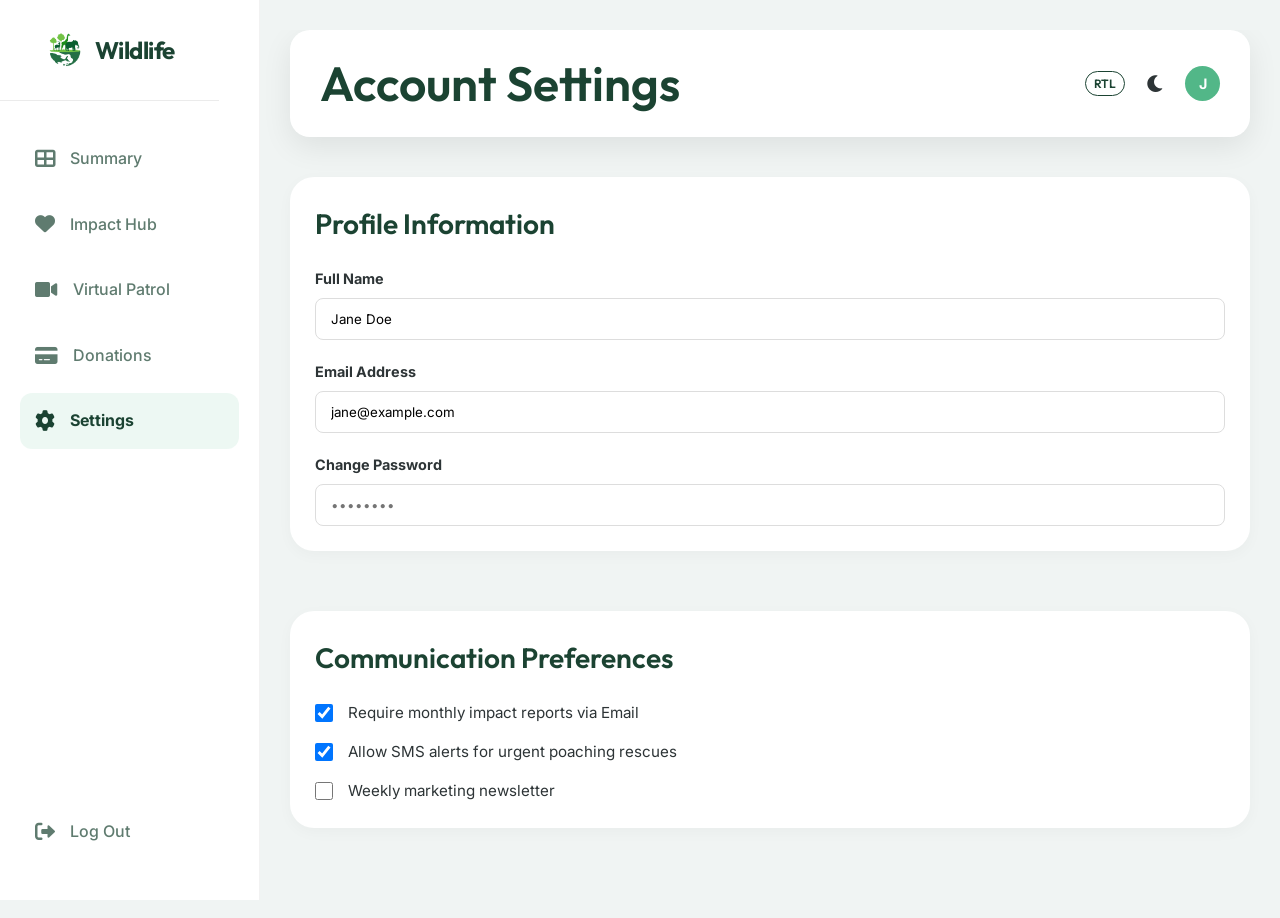
<file: pages/dash-settings.html>
<!DOCTYPE html>
<html lang="en">
<head>
    <meta charset="UTF-8">
    <meta name="viewport" content="width=device-width, initial-scale=1.0">
    <title>Donor Dashboard - Wildlife Impact Hub</title>
    
    <!-- Google Fonts -->
    <link rel="preconnect" href="https://fonts.googleapis.com">
    <link rel="preconnect" href="https://fonts.gstatic.com" crossorigin>
    <link href="https://fonts.googleapis.com/css2?family=Outfit:wght@300;400;600;700&family=Inter:wght@400;500;600&display=swap" rel="stylesheet">
    
    <!-- Icons -->
    <link rel="stylesheet" href="https://cdnjs.cloudflare.com/ajax/libs/font-awesome/6.0.0/css/all.min.css">
    
    <!-- Base Variables -->
    <link rel="stylesheet" href="../assets/css/style.css">
    <link rel="stylesheet" href="../assets/css/rtl.css">
    
    <!-- Favicon -->
    <link rel="icon" type="image/png" href="../assets/images/favicon.png?v=2">
    <link rel="shortcut icon" href="../assets/images/favicon.png?v=2" type="image/png">

    <style>
        :root {
            --sidebar-width: 260px;
            --dash-bg: #f0f4f3;
            --dash-card: #ffffff;
            --dash-primary: #1b4332;
        }

        body {
            background-color: var(--dash-bg);
            margin: 0;
            font-family: var(--font-body);
            display: flex;
            min-height: 100vh;
        }

        /* Sidebar */
        .sidebar {
            width: var(--sidebar-width);
            background-color: white;
            color: #1b4332;
            padding: 30px 20px;
            display: flex;
            flex-direction: column;
            position: fixed;
            height: 100vh;
            left: 0;
            top: 0;
            z-index: 1001;
            transition: 0.3s;
            border-right: 1px solid rgba(0,0,0,0.05);
        }

        .sidebar .logo { color: #1b4332; margin-bottom: 50px; }
        
        .sidebar-brand-box {
            background-color: white;
            margin: -30px -20px 30px -20px;
            padding: 30px 20px;
            display: flex;
            justify-content: center;
            border-bottom: 1px solid rgba(0,0,0,0.08);
        }

        .sidebar-brand-box .brand-text { color: #1b4332 !important; }
        .sidebar-brand-box .brand-logo { filter: none; }

        [data-theme="dark"] .sidebar-brand-box { background-color: white; border-bottom: 1px solid rgba(0,0,0,0.08); }
        [data-theme="dark"] .sidebar-brand-box .brand-text { color: #1b4332 !important; }
        [data-theme="dark"] .sidebar-brand-box .brand-logo { filter: none; }

        .side-nav { flex: 1; }
        .side-nav-item {
            display: flex;
            align-items: center;
            gap: 15px;
            padding: 15px;
            border-radius: 12px;
            margin-bottom: 10px;
            cursor: pointer;
            transition: 0.3s;
            color: rgba(27, 67, 50, 0.7);
            text-decoration: none;
            font-weight: 500;
        }

        .side-nav-item:hover, .side-nav-item.active {
            background-color: rgba(82, 183, 136, 0.1);
            color: #1b4332;
        }

        .side-nav-item.active {
            font-weight: 700;
        }

        .side-nav-item i { font-size: 1.25rem; }

        /* Main Content */
        .main-content {
            flex: 1;
            margin-left: var(--sidebar-width);
            padding: 30px;
            transition: 0.3s;
        }

        .top-bar {
            display: flex;
            justify-content: space-between;
            align-items: center;
            margin-bottom: 40px;
            background: white;
            padding: 15px 30px;
            border-radius: 20px;
            box-shadow: 0 10px 30px rgba(0,0,0,0.08);
            position: sticky;
            top: 30px;
            z-index: 1000;
        }

        .top-bar::before {
            content: "";
            position: absolute;
            top: -30px;
            left: -30px;
            right: -30px;
            height: 30px;
            background: var(--dash-bg);
            z-index: -1;
        }

        .user-profile { display: flex; align-items: center; gap: 15px; }
        .user-avatar { width: 45px; height: 45px; border-radius: 50%; background: var(--accent-color); display: flex; align-items: center; justify-content: center; color: white; font-weight: bold; }

        /* Dashboard Grid */
        .dash-grid {
            display: grid;
            grid-template-columns: 2fr 1fr;
            gap: 30px;
        }

        .dash-card {
            background: var(--dash-card);
            padding: 25px;
            border-radius: 24px;
            box-shadow: 0 4px 15px rgba(0,0,0,0.03);
            margin-bottom: 30px;
        }

        .dash-card h3 { text-align: left; margin: 0 0 20px; }

        .stat-grid {
            display: grid;
            grid-template-columns: repeat(auto-fit, minmax(150px, 1fr));
            gap: 20px;
        }

        .stat-item {
            text-align: center;
            padding: 20px;
            background: #f8faf9;
            border-radius: 20px;
        }

        .stat-item h2 { color: var(--accent-color); margin: 0; }
        .stat-item p { margin: 5px 0 0; font-size: 0.9rem; color: #777; }

        /* Virtual Patrol */
        .patrol-feed { display: flex; flex-direction: column; gap: 15px; }
        .patrol-item {
            display: flex;
            gap: 15px;
            align-items: center;
            padding: 15px;
            border-bottom: 1px solid #eee;
        }

        .patrol-item:last-child { border: none; }
        .patrol-img { width: 60px; height: 60px; border-radius: 12px; object-fit: cover; }
        .patrol-text h4 { margin: 0; text-align: left; font-size: 1rem; }
        .patrol-text small { color: #999; }

        /* Recurring Donations */
        .donation-status {
            display: flex;
            align-items: center;
            justify-content: space-between;
            padding: 15px;
            background: #eef7f2;
            border-radius: 15px;
            border-left: 5px solid var(--accent-color);
        }

        @media (max-width: 1024px) {
            .dash-grid { grid-template-columns: 1fr; }
        }
        
        .hamburger-dash { display: none; cursor: pointer; font-size: 1.5rem; color: var(--dash-primary); margin-right: 15px; }

        @media (max-width: 768px) {
            .hamburger-dash { display: block; }
            .sidebar { 
                left: -100%; 
                width: 260px; 
                box-shadow: 10px 0 30px rgba(0,0,0,0.1);
            }
            .sidebar.active { left: 0; }
            .main-content { margin-left: 0; padding: 20px; }
            
            .sidebar-overlay {
                display: none;
                position: fixed;
                top: 0;
                left: 0;
                width: 100%;
                height: 100%;
                background: rgba(0,0,0,0.5);
                z-index: 1000;
            }
            .sidebar-overlay.active { display: block; }
            
            .top-bar { padding: 10px 20px; margin-bottom: 20px; }
            .top-bar h2 { font-size: 1.25rem; }
        }
        [data-theme="dark"] body {
            --dash-bg: #121212;
            --dash-card: #0c1d17;
            --dash-primary: #e8f5e9;
            color: #ffffff;
        }
        [data-theme="dark"] .sidebar, [data-theme="dark"] .sidebar-brand-box {
            background-color: var(--dash-primary);
        }
        [data-theme="dark"] .sidebar-brand-box { border-bottom: 1px solid rgba(27, 67, 50, 0.1); }
        [data-theme="dark"] .side-nav-item { color: #1b4332; }
        [data-theme="dark"] .side-nav-item:hover, [data-theme="dark"] .side-nav-item.active {
            background-color: rgba(27, 67, 50, 0.1); color: #1b4332; font-weight: 700;
        }
        [data-theme="dark"] .top-bar { background-color: var(--dash-card); color: #ffffff; box-shadow: 0 4px 20px rgba(0,0,0,0.5); }
        [data-theme="dark"] .top-bar h2, [data-theme="dark"] .hamburger-dash { color: #ffffff; }
        [data-theme="dark"] .dash-card { background: var(--dash-card); border: 1px solid rgba(255,255,255,0.05); color: #ffffff; }
        [data-theme="dark"] .dash-card h3 { color: var(--secondary-color); }
        [data-theme="dark"] .stat-item { background-color: #1a3227; color: #ffffff; }
        [data-theme="dark"] .stat-item p { color: #cccccc; }
        [data-theme="dark"] .donation-status, [data-theme="dark"] .dash-card > div[style*="background"] { background-color: #1a3227 !important; border-color: rgba(255,255,255,0.1) !important; }
        [data-theme="dark"] .patrol-item { border-bottom-color: rgba(255,255,255,0.1); }
        [data-theme="dark"] .patrol-text h4, [data-theme="dark"] .patrol-text p, [data-theme="dark"] .dash-card strong, [data-theme="dark"] label, [data-theme="dark"] table th { color: #ffffff !important; }
        [data-theme="dark"] input { background-color: #1a3227; color: #ffffff; border-color: rgba(255,255,255,0.1) !important; }
    </style>
</head>
<body>

    <!-- Sidebar -->
    <div class="sidebar-overlay" id="sidebarOverlay"></div>
    <aside class="sidebar" id="sidebar">
        <i class="fas fa-times close-sidebar" id="closeSidebar"></i>
        <div class="sidebar-brand-box">
            <a href="index.html" class="brand center-brand">
                <img src="../assets/images/favicon.png" alt="Wildlife" class="brand-logo">
                <span class="brand-text">Wildlife</span>
            </a>
        </div>

        <nav class="side-nav">
            <a href="dashboard.html" class="side-nav-item">
                <i class="fas fa-th-large"></i>
                <span>Summary</span>
            </a>
            <a href="dash-impact.html" class="side-nav-item">
                <i class="fas fa-heart"></i>
                <span>Impact Hub</span>
            </a>
            <a href="dash-patrol.html" class="side-nav-item">
                <i class="fas fa-video"></i>
                <span>Virtual Patrol</span>
            </a>
            <a href="dash-donations.html" class="side-nav-item">
                <i class="fas fa-credit-card"></i>
                <span>Donations</span>
            </a>
            <a href="dash-settings.html" class="side-nav-item active">
                <i class="fas fa-cog"></i>
                <span>Settings</span>
            </a>
        </nav>

        <div class="side-nav-item" style="margin-top: auto;">
            <a href="index.html" style="display:flex; align-items:center; gap:15px; color:inherit;">
                <i class="fas fa-sign-out-alt"></i>
                <span>Log Out</span>
            </a>
        </div>
    </aside>

    <!-- Main Content -->
    <main class="main-content">
        <header class="top-bar">
            <div style="display: flex; align-items: center;">
                <div class="hamburger-dash" id="dashHamburger">
                    <i class="fas fa-bars"></i>
                </div>
                <h2 style="margin:0;">Account Settings</h2>
            </div>
            <div class="user-profile" style="gap: 10px;">
                <button class="rtl-toggle-main rtl-toggle" style="flex-shrink: 0; padding: 4px 8px; font-size: 0.75rem; white-space: nowrap;">RTL</button>
                <button class="theme-toggle" id="themeToggle" aria-label="Toggle dark mode" style="border:none; background:transparent; font-size:1.2rem; cursor:pointer; color:inherit; flex-shrink: 0;">
                    <i class="fas fa-moon"></i>
                </button>
                
                <div class="user-avatar" style="flex-shrink: 0; width: 35px; height: 35px; font-size: 0.9rem;">J</div>
                
            </div>
        </header>

        <div class="dash-grid" style="grid-template-columns: 1fr;">
            <div class="dash-card">
                <h3>Profile Information</h3>
                <form style="display: grid; gap: 20px; margin-top: 20px;">
                    <div>
                        <label style="display: block; font-size: 0.9rem; font-weight: bold; margin-bottom: 8px;">Full Name</label>
                        <input type="text" value="Jane Doe" style="width: 100%; padding: 12px 15px; border: 1px solid #ddd; border-radius: 8px; font-family: inherit; box-sizing: border-box;">
                    </div>
                    <div>
                        <label style="display: block; font-size: 0.9rem; font-weight: bold; margin-bottom: 8px;">Email Address</label>
                        <input type="email" value="jane@example.com" style="width: 100%; padding: 12px 15px; border: 1px solid #ddd; border-radius: 8px; font-family: inherit; box-sizing: border-box;">
                    </div>
                    <div>
                        <label style="display: block; font-size: 0.9rem; font-weight: bold; margin-bottom: 8px;">Change Password</label>
                        <input type="password" placeholder="••••••••" style="width: 100%; padding: 12px 15px; border: 1px solid #ddd; border-radius: 8px; font-family: inherit; box-sizing: border-box;">
                    </div>
                </form>
            </div>
            
            <div class="dash-card">
                <h3>Communication Preferences</h3>
                <div style="display: grid; gap: 15px; margin-top: 20px;">
                    <label style="display: flex; align-items: center; gap: 15px; font-size: 0.95rem; cursor: pointer;">
                        <input type="checkbox" checked style="width: 18px; height: 18px;"> Require monthly impact reports via Email
                    </label>
                    <label style="display: flex; align-items: center; gap: 15px; font-size: 0.95rem; cursor: pointer;">
                        <input type="checkbox" checked style="width: 18px; height: 18px;"> Allow SMS alerts for urgent poaching rescues
                    </label>
                    <label style="display: flex; align-items: center; gap: 15px; font-size: 0.95rem; cursor: pointer;">
                        <input type="checkbox" style="width: 18px; height: 18px;"> Weekly marketing newsletter
                    </label>
                </div>
            </div>

            <div>
            </div>
        </div>
    </main>

    <!-- JS for Dashboard Interactions -->
    <script>
        const sidebar = document.getElementById('sidebar');
        const overlay = document.getElementById('sidebarOverlay');
        const hamburger = document.getElementById('dashHamburger');

        function toggleSidebar() {
            sidebar.classList.toggle('active');
            overlay.classList.toggle('active');
        }

        hamburger.addEventListener('click', toggleSidebar);
        overlay.addEventListener('click', toggleSidebar);
        const closeBtn = document.getElementById('closeSidebar');
        if (closeBtn) closeBtn.addEventListener('click', toggleSidebar);

        // Close sidebar when clicking links on mobile
        const navItems = document.querySelectorAll('.side-nav-item');
        navItems.forEach(item => {
            item.addEventListener('click', () => {
                if(window.innerWidth <= 768) {
                    toggleSidebar();
                }
            });
        });
    </script>

    <script src="../assets/js/main.js"></script>
</body>
</html>
</file>
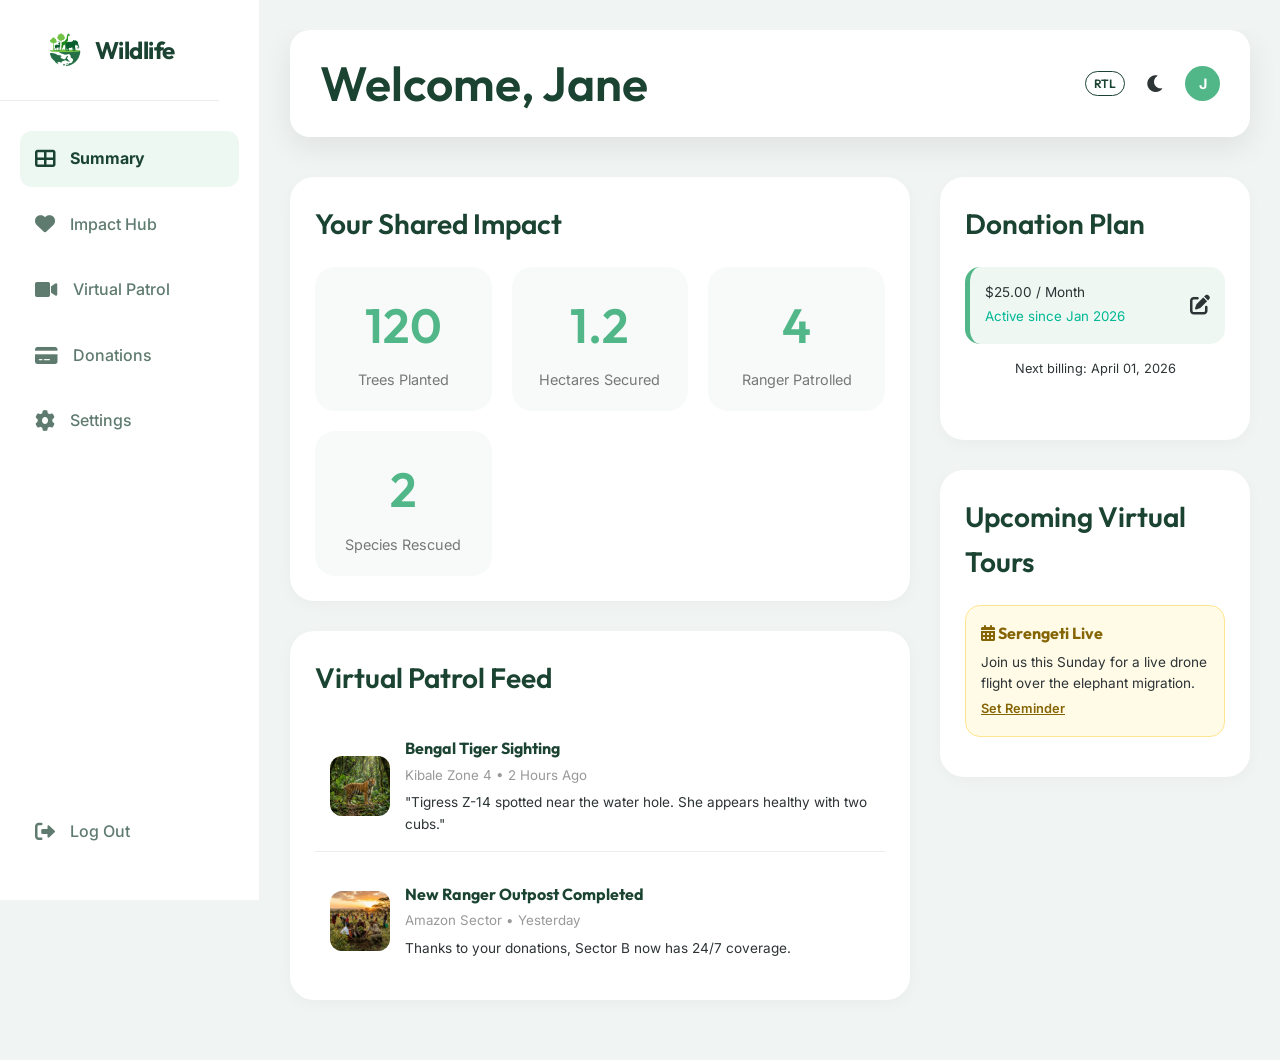
<file: pages/dashboard.html>
<!DOCTYPE html>
<html lang="en">
<head>
    <meta charset="UTF-8">
    <meta name="viewport" content="width=device-width, initial-scale=1.0">
    <title>Donor Dashboard - Wildlife Impact Hub</title>
    
    <!-- Google Fonts -->
    <link rel="preconnect" href="https://fonts.googleapis.com">
    <link rel="preconnect" href="https://fonts.gstatic.com" crossorigin>
    <link href="https://fonts.googleapis.com/css2?family=Outfit:wght@300;400;600;700&family=Inter:wght@400;500;600&display=swap" rel="stylesheet">
    
    <!-- Icons -->
    <link rel="stylesheet" href="https://cdnjs.cloudflare.com/ajax/libs/font-awesome/6.0.0/css/all.min.css">
    
    <!-- Base Variables -->
    <link rel="stylesheet" href="../assets/css/style.css">
    <link rel="stylesheet" href="../assets/css/rtl.css">
    
    <!-- Favicon -->
    <link rel="icon" type="image/png" href="../assets/images/favicon.png?v=2">
    <link rel="shortcut icon" href="../assets/images/favicon.png?v=2" type="image/png">

    <style>
        :root {
            --sidebar-width: 260px;
            --dash-bg: #f0f4f3;
            --dash-card: #ffffff;
            --dash-primary: #1b4332;
        }

        body {
            background-color: var(--dash-bg);
            margin: 0;
            font-family: var(--font-body);
            display: flex;
            min-height: 100vh;
        }

        /* Sidebar */
        .sidebar {
            width: var(--sidebar-width);
            background-color: white;
            color: #1b4332;
            padding: 30px 20px;
            display: flex;
            flex-direction: column;
            position: fixed;
            height: 100vh;
            left: 0;
            top: 0;
            z-index: 1001;
            transition: 0.3s;
            border-right: 1px solid rgba(0,0,0,0.05);
        }

        .sidebar .logo { color: #1b4332; margin-bottom: 50px; }
        
        .sidebar-brand-box {
            background-color: white;
            margin: -30px -20px 30px -20px;
            padding: 30px 20px;
            display: flex;
            justify-content: center;
            border-bottom: 1px solid rgba(0,0,0,0.08);
        }

        .sidebar-brand-box .brand-text { color: #1b4332 !important; }
        .sidebar-brand-box .brand-logo { filter: none; }

        [data-theme="dark"] .sidebar-brand-box { background-color: white; border-bottom: 1px solid rgba(0,0,0,0.08); }
        [data-theme="dark"] .sidebar-brand-box .brand-text { color: #1b4332 !important; }
        [data-theme="dark"] .sidebar-brand-box .brand-logo { filter: none; }

        .side-nav { flex: 1; }
        .side-nav-item {
            display: flex;
            align-items: center;
            gap: 15px;
            padding: 15px;
            border-radius: 12px;
            margin-bottom: 10px;
            cursor: pointer;
            transition: 0.3s;
            color: rgba(27, 67, 50, 0.7);
            text-decoration: none;
            font-weight: 500;
        }

        .side-nav-item:hover, .side-nav-item.active {
            background-color: rgba(82, 183, 136, 0.1);
            color: #1b4332;
        }

        .side-nav-item.active {
            font-weight: 700;
        }

        .side-nav-item i { font-size: 1.25rem; }

        /* Main Content */
        .main-content {
            flex: 1;
            margin-left: var(--sidebar-width);
            padding: 30px;
            transition: 0.3s;
        }

        .top-bar {
            display: flex;
            justify-content: space-between;
            align-items: center;
            margin-bottom: 40px;
            background: white;
            padding: 15px 30px;
            border-radius: 20px;
            box-shadow: 0 10px 30px rgba(0,0,0,0.08);
            position: sticky;
            top: 30px;
            z-index: 1000;
        }

        /* Curtain fix: hide scrolling content behind the gap above the sticky header */
        .top-bar::before {
            content: "";
            position: absolute;
            top: -30px;
            left: -30px;
            right: -30px;
            height: 30px;
            background: var(--dash-bg);
            z-index: -1;
        }

        .user-profile { display: flex; align-items: center; gap: 15px; }
        .user-avatar { width: 45px; height: 45px; border-radius: 50%; background: var(--accent-color); display: flex; align-items: center; justify-content: center; color: white; font-weight: bold; }

        /* Dashboard Grid */
        .dash-grid {
            display: grid;
            grid-template-columns: 2fr 1fr;
            gap: 30px;
        }

        .dash-card {
            background: var(--dash-card);
            padding: 25px;
            border-radius: 24px;
            box-shadow: 0 4px 15px rgba(0,0,0,0.03);
            margin-bottom: 30px;
        }

        .dash-card h3 { text-align: left; margin: 0 0 20px; }

        .stat-grid {
            display: grid;
            grid-template-columns: repeat(auto-fit, minmax(150px, 1fr));
            gap: 20px;
        }

        .stat-item {
            text-align: center;
            padding: 20px;
            background: #f8faf9;
            border-radius: 20px;
        }

        .stat-item h2 { color: var(--accent-color); margin: 0; }
        .stat-item p { margin: 5px 0 0; font-size: 0.9rem; color: #777; }

        /* Virtual Patrol */
        .patrol-feed { display: flex; flex-direction: column; gap: 15px; }
        .patrol-item {
            display: flex;
            gap: 15px;
            align-items: center;
            padding: 15px;
            border-bottom: 1px solid #eee;
        }

        .patrol-item:last-child { border: none; }
        .patrol-img { width: 60px; height: 60px; border-radius: 12px; object-fit: cover; }
        .patrol-text h4 { margin: 0; text-align: left; font-size: 1rem; }
        .patrol-text small { color: #999; }

        /* Recurring Donations */
        .donation-status {
            display: flex;
            align-items: center;
            justify-content: space-between;
            padding: 15px;
            background: #eef7f2;
            border-radius: 15px;
            border-left: 5px solid var(--accent-color);
        }

        @media (max-width: 1024px) {
            .dash-grid { grid-template-columns: 1fr; }
        }
        
        .hamburger-dash { display: none; cursor: pointer; font-size: 1.5rem; color: var(--dash-primary); margin-right: 15px; }

        @media (max-width: 768px) {
            .hamburger-dash { display: block; }
            .sidebar { 
                left: -100%; 
                width: 260px; 
                box-shadow: 10px 0 30px rgba(0,0,0,0.1);
            }
            .sidebar.active { left: 0; }
            .main-content { margin-left: 0; padding: 20px; }
            
            .sidebar-overlay {
                display: none;
                position: fixed;
                top: 0;
                left: 0;
                width: 100%;
                height: 100%;
                background: rgba(0,0,0,0.5);
                z-index: 1000;
            }
            .sidebar-overlay.active { display: block; }
            
            .top-bar { padding: 10px 20px; margin-bottom: 20px; }
            .top-bar h2 { font-size: 1.25rem; }
        }
        [data-theme="dark"] body {
            --dash-bg: #121212;
            --dash-card: #0c1d17;
            --dash-primary: #e8f5e9;
            color: #ffffff;
        }
        [data-theme="dark"] .sidebar, [data-theme="dark"] .sidebar-brand-box {
            background-color: var(--dash-primary);
        }
        [data-theme="dark"] .sidebar-brand-box { border-bottom: 1px solid rgba(27, 67, 50, 0.1); }
        [data-theme="dark"] .side-nav-item { color: #1b4332; }
        [data-theme="dark"] .side-nav-item:hover, [data-theme="dark"] .side-nav-item.active {
            background-color: rgba(27, 67, 50, 0.1); color: #1b4332; font-weight: 700;
        }
        [data-theme="dark"] .top-bar { background-color: var(--dash-card); color: #ffffff; box-shadow: 0 4px 20px rgba(0,0,0,0.5); }
        [data-theme="dark"] .top-bar h2, [data-theme="dark"] .hamburger-dash { color: #ffffff; }
        [data-theme="dark"] .dash-card { background: var(--dash-card); border: 1px solid rgba(255,255,255,0.05); color: #ffffff; }
        [data-theme="dark"] .dash-card h3 { color: var(--secondary-color); }
        [data-theme="dark"] .stat-item { background-color: #1a3227; color: #ffffff; }
        [data-theme="dark"] .stat-item p { color: #cccccc; }
        [data-theme="dark"] .donation-status, [data-theme="dark"] .dash-card > div[style*="background"] { background-color: #1a3227 !important; border-color: rgba(255,255,255,0.1) !important; }
        [data-theme="dark"] .patrol-item { border-bottom-color: rgba(255,255,255,0.1); }
        [data-theme="dark"] .patrol-text h4, [data-theme="dark"] .patrol-text p, [data-theme="dark"] .dash-card strong, [data-theme="dark"] label, [data-theme="dark"] table th { color: #ffffff !important; }
        [data-theme="dark"] input { background-color: #1a3227; color: #ffffff; border-color: rgba(255,255,255,0.1) !important; }
    </style>
</head>
<body>

    <!-- Sidebar -->
    <div class="sidebar-overlay" id="sidebarOverlay"></div>
    <aside class="sidebar" id="sidebar">
        <i class="fas fa-times close-sidebar" id="closeSidebar"></i>
        <div class="sidebar-brand-box">
            <a href="index.html" class="brand center-brand">
                <img src="../assets/images/favicon.png" alt="Wildlife" class="brand-logo">
                <span class="brand-text">Wildlife</span>
            </a>
        </div>

        <nav class="side-nav">
            <a href="dashboard.html" class="side-nav-item active">
                <i class="fas fa-th-large"></i>
                <span>Summary</span>
            </a>
            <a href="dash-impact.html" class="side-nav-item">
                <i class="fas fa-heart"></i>
                <span>Impact Hub</span>
            </a>
            <a href="dash-patrol.html" class="side-nav-item">
                <i class="fas fa-video"></i>
                <span>Virtual Patrol</span>
            </a>
            <a href="dash-donations.html" class="side-nav-item">
                <i class="fas fa-credit-card"></i>
                <span>Donations</span>
            </a>
            <a href="dash-settings.html" class="side-nav-item">
                <i class="fas fa-cog"></i>
                <span>Settings</span>
            </a>
        </nav>

        <div class="side-nav-item" style="margin-top: auto;">
            <a href="index.html" style="display:flex; align-items:center; gap:15px; color:inherit;">
                <i class="fas fa-sign-out-alt"></i>
                <span>Log Out</span>
            </a>
        </div>
    </aside>

    <!-- Main Content -->
    <main class="main-content">
        <header class="top-bar">
            <div style="display: flex; align-items: center;">
                <div class="hamburger-dash" id="dashHamburger">
                    <i class="fas fa-bars"></i>
                </div>
                <h2 style="margin:0;">Welcome, Jane</h2>
            </div>
            <div class="user-profile" style="gap: 10px;">
                <button class="rtl-toggle-main rtl-toggle" style="flex-shrink: 0; padding: 4px 8px; font-size: 0.75rem; white-space: nowrap;">RTL</button>
                <button class="theme-toggle" id="themeToggle" aria-label="Toggle dark mode" style="border:none; background:transparent; font-size:1.2rem; cursor:pointer; color:inherit; flex-shrink: 0;">
                    <i class="fas fa-moon"></i>
                </button>
                
                <div class="user-avatar" style="flex-shrink: 0; width: 35px; height: 35px; font-size: 0.9rem;">J</div>
                
            </div>
        </header>

        <div class="dash-grid">
            <!-- Left Column -->
            <div>
                <div class="dash-card">
                    <h3>Your Shared Impact</h3>
                    <div class="stat-grid">
                        <div class="stat-item">
                            <h2>120</h2>
                            <p>Trees Planted</p>
                        </div>
                        <div class="stat-item">
                            <h2>1.2</h2>
                            <p>Hectares Secured</p>
                        </div>
                        <div class="stat-item">
                            <h2>4</h2>
                            <p>Ranger Patrolled</p>
                        </div>
                        <div class="stat-item">
                            <h2>2</h2>
                            <p>Species Rescued</p>
                        </div>
                    </div>
                </div>

                <div class="dash-card">
                    <h3>Virtual Patrol Feed</h3>
                    <div class="patrol-feed">
                        <div class="patrol-item">
                            <img src="../assets/images/hero.png" alt="Feed" class="patrol-img">
                            <div class="patrol-text">
                                <h4>Bengal Tiger Sighting</h4>
                                <small>Kibale Zone 4 • 2 Hours Ago</small>
                                <p style="text-align:left; margin:5px 0 0; font-size:0.85rem;">"Tigress Z-14 spotted near the water hole. She appears healthy with two cubs."</p>
                            </div>
                        </div>
                        <div class="patrol-item">
                            <img src="../assets/images/service.png" alt="Feed" class="patrol-img">
                            <div class="patrol-text">
                                <h4>New Ranger Outpost Completed</h4>
                                <small>Amazon Sector • Yesterday</small>
                                <p style="text-align:left; margin:5px 0 0; font-size:0.85rem;">Thanks to your donations, Sector B now has 24/7 coverage.</p>
                            </div>
                        </div>
                    </div>
                </div>
            </div>

            <!-- Right Column -->
            <div>
                <div class="dash-card">
                    <h3>Donation Plan</h3>
                    <div class="donation-status">
                        <div>
                            <p style="text-align:left; margin:0; font-size:0.85rem;">$25.00 / Month</p>
                            <small style="color:var(--success);">Active since Jan 2026</small>
                        </div>
                        <a href="#" style="color:var(--primary-bold); font-size:1.25rem;"><i class="fas fa-edit"></i></a>
                    </div>
                    <p style="margin-top:15px; font-size:0.8rem;">Next billing: April 01, 2026</p>
                </div>

                <div class="dash-card">
                    <h3>Upcoming Virtual Tours</h3>
                    <div style="padding: 15px; border-radius:15px; background: #fffbe6; border: 1px solid #ffe58f; margin-bottom: 15px;">
                        <h4 style="margin:0; text-align:left; color:#856404;"><i class="fas fa-calendar-alt"></i> Serengeti Live</h4>
                        <p style="text-align:left; margin:5px 0 0; font-size:0.85rem;">Join us this Sunday for a live drone flight over the elephant migration.</p>
                        <a href="#" style="color:#856404; font-weight:600; font-size:0.8rem; text-decoration:underline;">Set Reminder</a>
                    </div>
                </div>
            </div>
        </div>
    </main>

    <!-- JS for Dashboard Interactions -->
    <script>
        const sidebar = document.getElementById('sidebar');
        const overlay = document.getElementById('sidebarOverlay');
        const hamburger = document.getElementById('dashHamburger');

        function toggleSidebar() {
            sidebar.classList.toggle('active');
            overlay.classList.toggle('active');
        }

        hamburger.addEventListener('click', toggleSidebar);
        overlay.addEventListener('click', toggleSidebar);
        const closeBtn = document.getElementById('closeSidebar');
        if (closeBtn) closeBtn.addEventListener('click', toggleSidebar);

        // Close sidebar when clicking links on mobile
        const navItems = document.querySelectorAll('.side-nav-item');
        navItems.forEach(item => {
            item.addEventListener('click', () => {
                if(window.innerWidth <= 768) {
                    toggleSidebar();
                }
            });
        });
    </script>

    <script src="../assets/js/main.js"></script>
</body>
</html>
</file>
<file: assets/css/style.css>
/*
    Wildlife Conservation Non-Profit - Premium Website Design System
    Created by: Antigravity
    Primary Color: Deep Jungle Green
    Secondary Color: Earthy Sand
    Accent: Leaf Green
*/

@import url('https://fonts.googleapis.com/css2?family=Outfit:wght@300;400;600;700&family=Inter:wght@300;400;500;600&display=swap');

:root {
    /* Color Palette */
    --primary-color: #1B4332;
    --secondary-color: #D4A373;
    --accent-color: #52B788;
    --text-color: #2D3436;
    --text-light: #636E72;
    --bg-color: #F8F9FA;
    --white: #FFFFFF;
    --dark-bg: #0C1D17;
    --error: #D63031;
    --success: #00B894;

    /* Typography */
    --font-heading: 'Outfit', sans-serif;
    --font-body: 'Inter', sans-serif;

    /* Spacing */
    --space-xs: 4px;
    --space-s: 8px;
    --space-m: 16px;
    --space-l: 24px;
    --space-xl: 40px;
    --space-xxl: 100px;

    /* Transitions */
    --transition: all 0.3s cubic-bezier(0.4, 0, 0.2, 1);
    
    /* Shadow */
    --shadow: 0 10px 30px rgba(0, 0, 0, 0.1);
    --shadow-soft: 0 4px 6px rgba(0, 0, 0, 0.05);

    /* Container Width */
    --container-width: 1200px;
}

/* Reset & Base */
*, *::before, *::after {
    margin: 0;
    padding: 0;
    box-sizing: border-box;
}

html {
    scroll-behavior: smooth;
    font-size: 16px;
}

body {
    font-family: var(--font-body);
    color: var(--text-color);
    background-color: var(--bg-color);
    line-height: 1.6;
    overflow-x: hidden;
    transition: var(--transition);
}

img {
    max-width: 100%;
    display: block;
}

a {
    text-decoration: none;
    color: inherit;
    transition: var(--transition);
}

ul {
    list-style: none;
}

/* Global Alignment Rules */
h1, h2, h3, h4, h5, h6 {
    font-family: var(--font-heading);
    text-align: center;
    margin-bottom: var(--space-l);
    color: var(--primary-color);
    text-transform: capitalize;
}

h2 {
    margin-bottom: 20px;
}

h3 {
    margin-bottom: 14px;
}

p {
    text-align: center;
    max-width: 800px;
    margin: 0 auto 36px;
}

.container {
    max-width: var(--container-width);
    margin: 0 auto;
    padding: 0 40px;
}

section {
    padding: var(--space-xxl) 0;
}

/* Fix: when section also has .container class, it only gets horizontal padding.
   Force vertical padding explicitly so content doesn't merge. */
section.container {
    padding-top: var(--space-xxl);
    padding-bottom: var(--space-xxl);
}

/* Typography Scale */
h1 { font-size: clamp(2.5rem, 5vw, 4rem); font-weight: 700; line-height: 1.2; }
h2 { font-size: clamp(2rem, 4vw, 3rem); font-weight: 600; }
h3 { font-size: 1.75rem; font-weight: 600; }

/* Buttons */
.btn {
    display: inline-flex;
    align-items: center;
    justify-content: center;
    padding: 14px 32px;
    border-radius: 50px;
    font-weight: 600;
    cursor: pointer;
    border: none;
    transition: var(--transition);
    gap: 8px;
    font-family: var(--font-heading);
    font-size: 1rem;
    text-align: center;
}

/* Pagination Utilities */
.flex-center {
    display: flex;
    justify-content: center;
    align-items: center;
}

.gap-m {
    gap: var(--space-m);
}

.btn-primary {
    background-color: var(--primary-color);
    color: var(--white);
}

.btn-primary:hover {
    background-color: var(--accent-color);
    transform: translateY(-3px);
    box-shadow: 0 10px 20px rgba(82, 183, 136, 0.3);
}

.btn-secondary {
    background-color: var(--secondary-color);
    color: var(--white);
}

.btn-secondary:hover {
    background-color: var(--primary-color);
    transform: translateY(-3px);
}

.btn-outline {
    border: 2px solid var(--primary-color);
    color: var(--primary-color);
    background: transparent;
}

.btn-outline:hover {
    background-color: var(--primary-color);
    color: var(--white);
}

/* Navbar */
.navbar {
    position: fixed;
    top: 0;
    left: 0;
    width: 100%;
    height: 80px;
    background-color: var(--white) !important;
    backdrop-filter: blur(10px);
    z-index: 1000;
    display: flex;
    align-items: center;
    box-shadow: var(--shadow-soft);
    transition: var(--transition);
}

.navbar-content {
    display: flex;
    justify-content: space-between;
    align-items: center;
    width: 100%;
}

/* Standard Branding System */
.brand {
    display: inline-flex;
    align-items: center;
    gap: 12px;
    font-family: var(--font-heading);
    text-decoration: none;
    transition: var(--transition);
}

.brand-logo {
    height: 48px;
    width: auto;
    object-fit: contain;
}

.brand-text {
    font-size: 1.8rem;
    font-weight: 700;
    letter-spacing: -0.5px;
    color: var(--primary-color) !important; /* Force brand color in both themes */
}

/* Header & Navbar Fixes */
.main-site .navbar-content {
    display: flex;
    justify-content: space-between !important; /* Force spread for main site (Left/Center/Right) */
    align-items: center;
}

.main-site .nav-actions {
    display: flex;
    align-items: center;
    gap: 15px;
}

.nav-links {
    display: flex;
    gap: 25px;
    align-items: center;
    margin-right: 30px;
}

/* Footer Fixes */
footer {
    background-color: var(--white) !important;
    color: var(--text-color) !important;
    border-top: 1px solid rgba(0,0,0,0.05);
}

footer .brand-text {
    color: var(--primary-color) !important;
}

footer h4 { color: var(--primary-color) !important; }
footer .footer-links a, footer p { color: var(--text-color) !important; }

/* Dark Mode Overrides for Consistency */
[data-theme="dark"] .navbar {
    background-color: #e8f5e9 !important; /* Very light green for header in dark mode */
}

[data-theme="dark"] footer {
    background-color: #e8f5e9 !important; /* Very light green to match header */
}

[data-theme="dark"] .nav-links a,
[data-theme="dark"] .brand-text {
    color: #1b4332 !important; /* Keep text dark green for contrast */
}
@media (min-width: 769px) {
    [data-theme="dark"] .nav-links {
        background: transparent !important; /* Remove unwanted box only on desktop */
    }
}
.nav-item {
    font-weight: 500;
    font-family: var(--font-heading);
    position: relative;
}

.nav-item::after {
    content: '';
    position: absolute;
    bottom: -5px;
    left: 0;
    width: 0;
    height: 2px;
    background-color: var(--accent-color);
    transition: var(--transition);
}

.nav-item:hover::after,
.nav-item.active::after {
    width: 100%;
}

.theme-toggle {
    cursor: pointer;
    font-size: 1.2rem;
    padding: 8px;
    border-radius: 50%;
    background: #f1f2f6;
    display: flex;
    align-items: center;
    justify-content: center;
}

.login-btn {
    padding: 10px 24px !important;
}

.rtl-toggle-main {
    background: none;
    border: 1px solid var(--primary-color);
    padding: 5px 10px;
    border-radius: 20px;
    cursor: pointer;
    font-family: var(--font-heading);
    font-weight: 600;
    font-size: 0.8rem;
    color: var(--primary-color);
    transition: var(--transition);
}
.rtl-toggle-main:hover {
    background-color: var(--primary-color);
    color: var(--white);
}
[data-theme="dark"] .rtl-toggle-main {
    border-color: #1b4332;
    color: #1b4332;
}
[data-theme="dark"] .rtl-toggle-main:hover {
    background-color: #1b4332;
    color: white;
}

.close-sidebar {
    display: none;
    position: absolute;
    right: 15px;
    top: 15px;
    cursor: pointer;
    font-size: 1.5rem;
    color: var(--primary-color);
    z-index: 10;
}
[dir="rtl"] .close-sidebar { right: auto; left: 15px; }
[data-theme="dark"] .close-sidebar { color: #fff; }

@media (max-width: 768px) {
    .close-sidebar { display: block; }
}

/* Card System */
.cards-grid {
    display: grid;
    grid-template-columns: 1fr;      /* Mobile: 1 column */
    gap: var(--space-xl);
    margin-top: 48px;
    align-items: stretch;
    justify-items: stretch;
}

/* 768px and below: stay 1 column (vertical stack) */
@media (min-width: 769px) and (max-width: 1023px) {
    .cards-grid {
        grid-template-columns: repeat(2, 1fr);
    }
}

/* 1024px+: 3 equal columns */
@media (min-width: 1024px) {
    .cards-grid {
        grid-template-columns: repeat(3, 1fr);
    }
}

.card {
    background: var(--white);
    padding: var(--space-xl);
    border-radius: 20px;
    box-shadow: var(--shadow-soft);
    display: flex;
    flex-direction: column;
    align-items: center;
    text-align: center;
    transition: var(--transition);
    height: 100%; /* Equal height */
    justify-content: center;
}

.card:hover {
    transform: translateY(-10px);
    box-shadow: var(--shadow);
}

.card-icon {
    font-size: 3rem;
    margin-bottom: var(--space-m);
    color: var(--accent-color);
}

/* Footer */
footer {
    background-color: var(--primary-color);
    color: var(--white);
    padding: var(--space-xxl) 0 var(--space-m);
}

.footer-grid {
    display: grid;
    grid-template-columns: repeat(auto-fit, minmax(200px, 1fr));
    gap: var(--space-xl);
    margin-bottom: var(--space-xl);
}

.footer-col h4 {
    color: var(--secondary-color);
    text-align: left;
    margin-bottom: var(--space-l);
}

.footer-col p {
    text-align: left;
    margin-left: 0;
    opacity: 0.8;
}

.footer-links li {
    margin-bottom: var(--space-s);
}

.footer-links a:hover {
    color: var(--secondary-color);
    padding-left: 5px;
}

.social-links {
    display: flex;
    gap: var(--space-m);
    margin-top: var(--space-m);
}

.social-links a {
    font-size: 1.5rem;
}

.footer-bottom {
    border-top: 1px solid rgba(255, 255, 255, 0.1);
    padding-top: var(--space-m);
    text-align: center;
    font-size: 0.9rem;
    opacity: 0.7;
}

/* Mobile Nav */
.hamburger {
    display: none;
    cursor: pointer;
    flex-direction: column;
    gap: 6px;
}

.hamburger span {
    width: 25px;
    height: 3px;
    background-color: var(--primary-color);
    border-radius: 3px;
    transition: var(--transition);
}

/* Utilities */
.text-center { text-align: center; }
.m-auto { margin-left: auto; margin-right: auto; }
.flex-center { display: flex; align-items: center; justify-content: center; }
.flex-column { flex-direction: column; }

/* Sticky/Animations */
.reveal {
    opacity: 0;
    transform: translateY(30px);
    transition: all 0.8s ease-out;
}

.reveal.active {
    opacity: 1;
    transform: translateY(0);
}

/* Dark Mode Variables */
[data-theme="dark"] {
    --bg-color: #05110E;
    --text-color: #E0E0E0;
    --white: #0C1D17;
    --shadow-soft: 0 4px 6px rgba(0, 0, 0, 0.5);
    --text-light: #A0A0A0;
    --navbar-bg: rgba(12, 29, 23, 0.9);
}

/* Dark Mode Branding Consistency - Standardized Light Header/Footer for Brand Integrity */
[data-theme="dark"] .navbar {
    background-color: #e8f5e9 !important; /* Very light green */
    color: #1b4332 !important;
    box-shadow: 0 5px 15px rgba(0,0,0,0.2);
}

[data-theme="dark"] footer {
    background-color: #e8f5e9 !important; /* Very light green to match header */
    color: #1b4332 !important;
}

[data-theme="dark"] .brand-text {
    color: #1b4332 !important; /* Consistent dark green brand */
}

[data-theme="dark"] .nav-links a {
    color: #1b4332 !important;
}

[data-theme="dark"] .nav-links {
    background: transparent !important; /* Fix mobile menu background issue */
}

[data-theme="dark"] .brand-logo {
    filter: none !important; /* No inversion - keep original colors on light background */
}

[data-theme="dark"] footer h4,
[data-theme="dark"] footer p,
[data-theme="dark"] footer .footer-links a,
[data-theme="dark"] footer .social-links a {
    color: #1b4332 !important;
}

/* Auth Pages Dark Mode Support */
[data-theme="dark"] .auth-card {
    background-color: #0c1d17;
    color: #e0e0e0;
    box-shadow: 0 30px 60px rgba(0, 0, 0, 0.6);
}

[data-theme="dark"] .auth-card h1 {
    color: var(--secondary-color);
}

[data-theme="dark"] .form-control {
    background-color: #1b4332;
    border-color: rgba(255,255,255,0.1);
    color: white;
}

[data-theme="dark"] .btn-email-alt {
    background-color: #1b4332;
    color: #e0e0e0;
}

/* Mobile Nav & Interactive Tools */
.hamburger {
    display: none;
    cursor: pointer;
    flex-direction: column;
    gap: 6px;
}

.hamburger span {
    width: 25px;
    height: 3px;
    background-color: var(--primary-color);
    border-radius: 3px;
    transition: var(--transition);
}

.theme-toggle {
    cursor: pointer;
    width: 40px;
    height: 40px;
    background-color: #f1f1f1;
    border-radius: 50%;
    display: flex;
    align-items: center;
    justify-content: center;
    color: var(--primary-color);
    transition: var(--transition);
}

.theme-toggle:hover {
    background-color: var(--accent-color);
    color: var(--white);
}

/* Base Hamburger (Hidden on Desktop) */
.hamburger {
    display: none;
    flex-direction: column;
    gap: 5px;
    cursor: pointer;
}

.hamburger span {
    display: block;
    width: 25px;
    height: 3px;
    background-color: var(--primary-color);
    border-radius: 3px;
    transition: var(--transition);
}

[data-theme="dark"] .hamburger span {
    background-color: var(--white);
}

/* Responsive */
@media (max-width: 1024px) {
    .container { max-width: 900px; }
}

@media (max-width: 768px) {
    /* Show hamburger on mobile main site */
    .main-site .hamburger { display: flex; }
    
    /* Neatly center the dynamically moved elements in the mobile menu */
    .nav-links .login-btn { 
        margin-top: 30px; 
        text-align: center; 
        width: 100%;
    }
    .nav-links .theme-toggle { 
        margin-top: 20px; 
        margin-left: auto; 
        margin-right: auto; 
    }

    .nav-links {
        position: fixed;
        right: 0;
        transform: translateX(120%); /* push extra 20% to completely hide the box-shadow edge */
        top: 80px;
        flex-direction: column;
        background-color: var(--white);
        width: 100%;
        height: calc(100vh - 80px);
        padding: var(--space-xl);
        transition: 0.5s transform;
        box-shadow: var(--shadow);
    }
    
    /* Dark mode support for mobile menu */
    [data-theme="dark"] .nav-links {
        background-color: #0c1d17 !important;
        box-shadow: 0 10px 30px rgba(0,0,0,0.5);
        border-radius: 0 0 0 20px; /* Optional clean corners */
        z-index: 1005; /* Ensures it sits tightly above content */
    }

    [data-theme="dark"] .nav-links a {
        color: #ffffff !important;
    }

    [data-theme="dark"] .nav-links a:hover {
        color: var(--accent-color) !important;
    }

    .nav-links.active {
        transform: translateX(0);
    }
}

@media (max-width: 360px) {
    .container { padding: 0 20px; }
    h1 { font-size: 2rem; }
}
/* --- Responsive Grid & Layout Fixes --- */
/* NOTE: .container canonical definition is at the top of this file.
   Duplicate removed to avoid overriding section.container vertical padding. */

/* cards-grid responsive (duplicate removed - canonical definition above) */
@media (min-width: 768px) {
    .cards-grid {
        grid-template-columns: repeat(2, 1fr);
    }
}

@media (min-width: 1024px) {
    .cards-grid {
        grid-template-columns: repeat(auto-fit, minmax(300px, 1fr));
    }
}

/* Extra Sections Styling */
.impact-stats {
    display: flex;
    flex-wrap: wrap;
    justify-content: center;
    gap: 30px;
    margin-top: 40px;
}

.stat-box {
    flex: 1;
    min-width: 260px;
}

.species-highlight {
    background: linear-gradient(135deg, #1b4332 0%, #0c1d17 100%);
    padding: 60px;
    border-radius: 40px;
    color: white;
    display: grid;
    grid-template-columns: repeat(auto-fit, minmax(300px, 1fr));
    gap: 40px;
    align-items: center;
}

.species-info { text-align: left; }
.species-info h2 { color: var(--secondary-color) !important; text-align: left; margin-left: 0; }
.species-info p { text-align: left; color: rgba(255,255,255,0.8); }

.roadmap-grid {
    display: grid;
    grid-template-columns: repeat(auto-fit, minmax(280px, 1fr));
    gap: 30px;
    margin-top: 40px;
}

.roadmap-step {
    text-align: center;
    padding: 30px;
    background: var(--white);
    border-radius: 24px;
    box-shadow: var(--shadow-soft);
}

.roadmap-step .step-num {
    width: 60px;
    height: 60px;
    background: var(--primary-color);
    color: white;
    border-radius: 50%;
    margin: 0 auto 20px;
    display: flex;
    align-items: center;
    justify-content: center;
    font-weight: 700;
}

/* Mobile Overrides (Max 768px) */
@media (max-width: 768px) {
    .species-highlight {
        padding: 40px 20px;
        grid-template-columns: 1fr;
        text-align: center;
    }
    .species-info, .species-info h2, .species-info p {
        text-align: center;
    }
    .species-highlight img {
        max-width: 100%;
        margin-top: 20px;
    }
    .impact-stats {
        flex-direction: column;
    }
}

/* Mobile Small (Max 360px) */
@media (max-width: 360px) {
    .container { padding: 0 15px; }
    h1 { font-size: 2.2rem; }
    section { padding: 40px 0; }
    .btn { width: 100%; }
    .stat-box { min-width: 100%; }
}

/* User Specific Layout Fixes */
.text-start ul {
    text-align: center;
    padding-left: 0;
}

.text-start .btn {
    display: block;
    margin: 0 auto;
}
/* nth-child(3) full-width rule removed — all 6 cards now equal width in the 3-col grid */

/* User Specific Layout Fix (Mobile 360px Vertical Stack) */
@media (max-width: 360px) {
    .cards-grid {
        grid-template-columns: 1fr !important;
    }
}
/* Center only the list */
.text-start ul {
    text-align: center;
    padding-left: 0;
    list-style: none;
}

.text-start ul li {
    margin-bottom: 10px;
}

/* Center + reduce button width */
.text-start .btn {
    display: block;
    width: fit-content;
    padding: 10px 25px;   /* reduces width */
    margin: 20px auto 0;  /* centers */
}
.text-start ul li {
    display: flex;
    align-items: center;
    justify-content: center;
    gap: 8px;
}
/* Center the badge */
.species-info span {
    display: block;
    width: fit-content;
    margin: 0 auto 10px;
    text-align: center;
}

/* Center the button */
.species-info .btn {
    display: block;
    width: fit-content;
    margin: 40px auto 0;
}
.species-info {
    text-align: center;
}
.partners {
    display: flex;
    flex-wrap: wrap;
    justify-content: center;
    align-items: center;
    gap: 60px;
    margin-top: 40px;
}

.partners i {
    font-size: 3rem;
    transition: all 0.3s ease;
    cursor: pointer;
}

/* FORCE colors (important added) */
.fa-aws { color: #FF9900 !important; }
.fa-google { color: #4285F4 !important; }
.fa-microsoft { color: #F25022 !important; }
.fa-apple { color: #000000 !important; }
.fa-spotify { color: #1DB954 !important; }

/* Hover */
.partners i:hover {
    transform: translateY(-10px) scale(1.2);
    filter: drop-shadow(0 10px 20px rgba(0,0,0,0.3));
}
.partners i {
    all: unset;
    font-family: "Font Awesome 6 Brands";
    font-size: 3rem;
    display: inline-block;
    cursor: pointer;
}
/* Container spacing */
.social-links {
    display: flex;
    gap: 15px;
}

/* Default icon style */
.social-links a {
    width: 45px;
    height: 45px;
    display: flex;
    align-items: center;
    justify-content: center;
    border-radius: 50%;
    background: #f1f1f1;
    color: #555;
    font-size: 18px;
    transition: all 0.3s ease;
    text-decoration: none;
}

/* Hover effects with brand colors */
.social-links a:hover {
    transform: translateY(-6px) scale(1.1);
    color: #fff;
}

/* Individual brand hover colors */
.social-links a:nth-child(1):hover { background: #1877F2; } /* Facebook */
.social-links a:nth-child(2):hover { background: #1DA1F2; } /* Twitter */
.social-links a:nth-child(3):hover { background: #E4405F; } /* Instagram */
.social-links a:nth-child(4):hover { background: #0A66C2; } /* LinkedIn */
.social-links a:hover {
    box-shadow: 0 10px 20px rgba(0,0,0,0.2);
}
/* Footer bottom text */
.footer-bottom p {
    color: #ccc; /* light grey for dark mode */
}
/* Footer text */
.footer-links a,
.footer p {
    color: #ccc;  /* light color for dark mode */
    text-decoration: none;
    transition: 0.3s;
}

/* Hover effect */
.footer-links a:hover {
    color: #fff;
    padding-left: 5px; /* smooth slide effect */
}

/* Footer paragraph */
.footer p {
    color: #ffffff;
    line-height: 1.6;
}

/* Optional: list spacing */
.footer-links li {
    margin-bottom: 8px;
}
.footer-links a:hover {
    color: var(--accent-color);
}
.footer p {
    color: #ffffff !important;
}
.footer-desc {
    color: #aaa;
    line-height: 1.6;
}
body.dark-mode .footer-desc {
    color: #ffffff;
}
.footer-desc {
    color: #ffffff;
    line-height: 1.6;
}
body.dark-mode .footer-desc {
    color: #ccc;
}
/* Standard Hero Section (based on Home 2) */
.hero-section {
    height: 90vh; /* Slightly taller for more impact */
    min-height: 650px;
    background-color: var(--primary-color);
    display: flex;
    align-items: center;
    justify-content: center;
    color: #ffffff;
    position: relative;
    overflow: hidden;
    padding: 0;
}

.hero-image {
    position: absolute;
    top: 0;
    left: 0;
    width: 100%;
    height: 100%;
    object-fit: cover;
    clip-path: none; /* Removed the split-screen clip path */
    filter: blur(1px) brightness(0.4); /* Slightly blurred for premium background feel */
    opacity: 1;
    z-index: 1;
    transition: var(--transition);
}

.hero-content {
    width: 100%;
    max-width: 900px;
    position: relative;
    z-index: 2;
    text-align: center;
    padding: 0 var(--space-l);
}

.hero-content h1 {
    text-align: center;
    margin-left: auto;
    margin-right: auto;
    color: var(--secondary-color) !important;
    font-size: clamp(2.5rem, 6vw, 4.5rem);
    margin-bottom: var(--space-m);
}

.hero-content p {
    text-align: center;
    margin-left: auto;
    margin-right: auto;
    color: #ffffff !important;
    font-size: 1.25rem;
    max-width: 700px;
    opacity: 0.9;
}

.hero-btns {
    display: flex;
    gap: var(--space-m);
    justify-content: center;
    margin-top: var(--space-l);
}

@media (max-width: 768px) {
    .hero-section { height: auto; min-height: 600px; padding: 120px 0 80px; }
    .hero-content h1 { font-size: 2.8rem; }
    .hero-content p { font-size: 1.1rem; }
    .hero-btns { flex-direction: column; width: 100%; max-width: 300px; margin-left: auto; margin-right: auto; }
}

@media (max-width: 480px) {
    .hero-content h1 { font-size: 2.5rem; }
    .hero-content p { font-size: 1rem; }
}

/* User Specific Layout Fixes */
.text-start ul {
    text-align: center;
    padding-left: 0;
}

.text-start .btn {
    display: block;
    margin: 0 auto;
}
/* cards-grid 3rd duplicate removed - canonical definition at top of file */

.cards-grid .card:nth-child(3) {
    grid-column: 1 / -1;   /* Take full row */
    justify-self: center;  /* Center horizontally */
    max-width: 400px;      /* Optional: control width */
}
/* Center only the list */
.text-start ul {
    text-align: center;
    padding-left: 0;
    list-style: none;
}

.text-start ul li {
    margin-bottom: 10px;
}

/* Center + reduce button width */
.text-start .btn {
    display: block;
    width: fit-content;
    padding: 10px 25px;   /* reduces width */
    margin: 20px auto 0;  /* centers */
}
.text-start ul li {
    display: flex;
    align-items: center;
    justify-content: center;
    gap: 8px;
}
/* Center the badge */
.species-info span {
    display: block;
    width: fit-content;
    margin: 0 auto 10px;
    text-align: center;
}

/* Center the button */
.species-info .btn {
    display: block;
    width: fit-content;
    margin: 40px auto 0;
}
.species-info {
    text-align: center;
}
.partners {
    display: flex;
    flex-wrap: wrap;
    justify-content: center;
    align-items: center;
    gap: 60px;
    margin-top: 40px;
}

.partners i {
    font-size: 3rem;
    transition: all 0.3s ease;
    cursor: pointer;
}

/* FORCE colors (important added) */
.fa-aws { color: #FF9900 !important; }
.fa-google { color: #4285F4 !important; }
.fa-microsoft { color: #F25022 !important; }
.fa-apple { color: #000000 !important; }
.fa-spotify { color: #1DB954 !important; }

/* Hover */
.partners i:hover {
    transform: translateY(-10px) scale(1.2);
    filter: drop-shadow(0 10px 20px rgba(0,0,0,0.3));
}
.partners i {
    all: unset;
    font-family: "Font Awesome 6 Brands";
    font-size: 3rem;
    display: inline-block;
    cursor: pointer;
}
/* Container spacing */
.social-links {
    display: flex;
    gap: 15px;
}

/* Default icon style */
.social-links a {
    width: 45px;
    height: 45px;
    display: flex;
    align-items: center;
    justify-content: center;
    border-radius: 50%;
    background: #f1f1f1;
    color: #555;
    font-size: 18px;
    transition: all 0.3s ease;
    text-decoration: none;
}

/* Hover effects with brand colors */
.social-links a:hover {
    transform: translateY(-6px) scale(1.1);
    color: #fff;
}

/* Individual brand hover colors */
.social-links a:nth-child(1):hover { background: #1877F2; } /* Facebook */
.social-links a:nth-child(2):hover { background: #1DA1F2; } /* Twitter */
.social-links a:nth-child(3):hover { background: #E4405F; } /* Instagram */
.social-links a:nth-child(4):hover { background: #0A66C2; } /* LinkedIn */
.social-links a:hover {
    box-shadow: 0 10px 20px rgba(0,0,0,0.2);
}
/* Footer bottom text */
.footer-bottom p {
    color: #ccc; /* light grey for dark mode */
}
/* Footer text */
.footer-links a,
.footer p {
    color: #ccc;  /* light color for dark mode */
    text-decoration: none;
    transition: 0.3s;
}

/* Hover effect */
.footer-links a:hover {
    color: #fff;
    padding-left: 5px; /* smooth slide effect */
}

/* Footer paragraph */
.footer p {
    color: #ffffff;
    line-height: 1.6;
}

/* Optional: list spacing */
.footer-links li {
    margin-bottom: 8px;
}
.footer-links a:hover {
    color: var(--accent-color);
}
.footer p {
    color: #ffffff !important;
}
.footer-desc {
    color: #aaa;
    line-height: 1.6;
}
body.dark-mode .footer-desc {
    color: #ffffff;
}
.footer-desc {
    color: #ffffff;
    line-height: 1.6;
}
body.dark-mode .footer-desc {
    color: #ccc;
}
/* Center buttons inside service section */
.service-info .btn {
    display: block;
    width: fit-content;
    margin: 2rem auto 0; /* center horizontally */
}
/* Center the list container */
.service-info ul {
    display: flex;
    flex-direction: column;
    align-items: center;   /* centers horizontally */
    padding-left: 0;
    list-style: none;
}

/* Align icon + text properly */
.service-info ul li {
    display: flex;
    align-items: center;
    justify-content: center;
    gap: 8px;
    margin-bottom: 8px;
}
.savanna-img {
    width: 100%;
    max-width: 800px;
    height: auto;
    display: block;
    margin: var(--space-xl) auto;
    border-radius: 40px;
    box-shadow: var(--shadow);
}

/* Extra safety for small screens */
@media (max-width: 480px) {
    .savanna-img {
        border-radius: 20px;
        margin: 20px auto;
    }
}
.ambassador-grid {
    display: grid;
    grid-template-columns: 1fr;       /* Mobile: 1 column */
    gap: var(--space-xl);
    margin-top: var(--space-m);
}

/* Tablet: 2 columns */
@media (min-width: 769px) and (max-width: 1023px) {
    .ambassador-grid {
        grid-template-columns: repeat(2, 1fr);
    }
}

/* Desktop 1024px+: 3 equal columns — all 3 cards in one row */
@media (min-width: 1024px) {
    .ambassador-grid {
        grid-template-columns: repeat(3, 1fr);
    }
}

/* Remove any overflow issues */
.ambassador-grid .card {
    width: 100%;
}
/* ===== GALLERY GRID ===== */
.gallery-grid {
    display: grid;
    grid-template-columns: repeat(4, 1fr); /* Desktop 4x4 */
    gap: 15px;
    margin-top: 40px;
}

/* ===== IMAGE STYLE ===== */
.gallery-grid img {
    width: 100%;
    height: 200px;
    object-fit: cover;
    border-radius: 15px;
    transition: transform 0.3s ease;
}

/* ===== HOVER EFFECT ===== */
.gallery-grid img:hover {
    transform: scale(1.05);
}

/* ===== TABLET & MOBILE (2x2) ===== */
@media (max-width: 768px) {
    .gallery-grid {
        grid-template-columns: repeat(2, 1fr);
    }
}

/* ===== EXTRA SMALL DEVICES (360px) ===== */
@media (max-width: 480px) {
    .gallery-grid img {
        height: 150px;
    }
}
/* Section spacing (prevents footer overlap) */
.newsletter-section {
    margin: 60px 0;
}

/* Box styling */
.newsletter-box {
    background: var(--accent-color);
    padding: 50px;
    border-radius: 30px;
    color: var(--primary-color);
    text-align: center;
}

/* Text */
.newsletter-box h2,
.newsletter-box p {
    color: var(--primary-color);
}

/* Form layout */
.newsletter-form {
    display: flex;
    max-width: 600px;
    margin: 30px auto 0;
    gap: 10px;
}

/* Input */
.newsletter-form input {
    flex: 1;
    padding: 15px;
    border-radius: 12px;
    border: none;
    outline: none;
}

/* Button fix */
.newsletter-form .btn {
    white-space: nowrap;
}

/* 🔥 MOBILE FIX (360px) */
@media (max-width: 480px) {
    .newsletter-box {
        padding: 25px;
    }

    .newsletter-form {
        flex-direction: column; /* stack input + button */
    }

    .newsletter-form .btn {
        width: 100%; /* full width button */
    }
}
/* Wrapper prevents overflow */
.highlight-img-wrapper {
    width: 100%;
    overflow: hidden;
}

/* Image responsive fix */
.highlight-img {
    width: 100%;
    max-width: 100%;
    height: auto;
    display: block;
    border-radius: 20px;
}

/* Mobile fix (360px) */
@media (max-width: 480px) {
    .highlight-img {
        border-radius: 15px;
    }
}
.highlight-img:hover {
    transform: scale(1.03);
    transition: 0.3s;
}
/* Prevent ANY horizontal scroll */
body {
    overflow-x: hidden;
}

/* Fix container overflow */
.container {
    width: 100%;
    max-width: 100%;
    padding-left: 15px;
    padding-right: 15px;
    box-sizing: border-box;
}

/* Image wrapper */
.img-box {
    width: 100%;
    max-width: 100%;
    overflow: hidden;
}

/* Image fix */
.img-box img {
    width: 100%;
    max-width: 100%;
    height: auto;
    display: block;
    object-fit: cover;
    border-radius: 20px;
}

/* 🔥 MAIN FIX (your issue is here) */
@media (max-width: 480px) {

    /* Fix grid causing overflow */
    div[style*="grid-template-columns"] {
        grid-template-columns: 1fr !important;
    }

    /* Remove large min widths */
    * {
        min-width: 0 !important;
    }
}
/* DARK MODE SYSTEM ALIGNMENT FOR AUTH PAGES (Matching Contact Card) */
[data-theme="dark"] .auth-card {
    background-color: #0c1d17;
    color: #e0e0e0;
    box-shadow: 0 30px 60px rgba(0, 0, 0, 0.6);
}

/* Inputs in dark mode matching contact */
[data-theme="dark"] .form-control {
    background-color: #1b4332;
    border: 1px solid rgba(255,255,255,0.05);
    color: #ffffff;
}

[data-theme="dark"] .form-control::placeholder {
    color: rgba(255,255,255,0.4);
}

/* Labels */
[data-theme="dark"] label {
    color: #cccccc;
}

/* Divider lines */
[data-theme="dark"] hr {
    border-top: 1px solid rgba(255,255,255,0.1) !important;
}

/* OR text */
[data-theme="dark"] .social-auth span {
    color: #aaaaaa;
}

/* Forgot password link */
.forgot-password {
    text-align: right;
    margin-top: 8px;
}

.forgot-password a {
    font-size: 0.85rem;
    color: var(--primary-color);
    text-decoration: none;
    font-weight: 500;
}

.forgot-password a:hover {
    text-decoration: underline;
}

[data-theme="dark"] .forgot-password a {
    color: var(--accent-color);
}

/* Brand Container in Auth Pages */
.brand-container {
    display: flex;
    justify-content: center;
    margin-bottom: 20px;
}

.brand-wrapper {
    display: flex;
    align-items: center;
    gap: 10px;
    text-decoration: none;
}

.brand-wrapper img {
    height: 48px; /* Matching standard brand-logo size */
    width: auto;
}

.brand-wrapper span {
    font-size: 1.8rem;
    font-weight: 700;
    color: var(--primary-color); /* Kept green on all themes */
}

/* Force Auth Brand Text color in dark mode */
[data-theme="dark"] .auth-card .brand-wrapper span,
[data-theme="dark"] .auth-card h1 {
    color: var(--secondary-color);
}
/* Center navbar content */
.navbar-content {
    display: flex;
    justify-content: center; /* center everything */
    align-items: center;
}

/* Ensure brand is centered properly */
.center-brand {
    display: flex;
    align-items: center;
    gap: 10px;
    text-decoration: none;
}

/* Match header styling */
.center-brand .brand-logo {
    height: 40px;
}

.center-brand .brand-text {
    font-size: 1.5rem;
    font-weight: 700;
    color: var(--primary-color);
}

/* ========================================================= */
/* GLOBAL RESPONSIVE OVERFLOW & WIDTH CLAMPING               */
/* ========================================================= */
* {
    max-width: 100%;
}

body {
    overflow-x: hidden;
}

.container {
    max-width: 100%;
    padding-left: 15px;
    padding-right: 15px;
    box-sizing: border-box; /* strictly binds padding inwards */
}

/* Images explicitly clamped without breaking inline icons */
img {
    max-width: 100%;
}

/* Override any remaining large minmax grids dynamically */
@media (max-width: 768px) {
    div[style*="grid-template-columns"],
    .cards-grid,
    .gallery-grid,
    .ambassador-grid,
    .species-highlight {
        grid-template-columns: 1fr !important; 
    }
}
.blog-content {
    display: flex;
    flex-direction: column;
}

/* Center the button */
.blog-content .btn {
    margin-top: auto;   /* pushes button to bottom */
    align-self: center; /* centers horizontally */
}
/* User section */
.user-info {
    margin-top: 20px;
    display: flex;
    flex-direction: column;
    align-items: center;
}

/* Image */
.user-info img {
    width: 60px;
    height: 60px;
    border-radius: 50%; /* makes circle */
    object-fit: cover;
    margin-bottom: 10px;
    border: 3px solid #2ecc71; /* optional green ring */
}

/* Name */
.user-info h4 {
    margin: 5px 0;
}

/* Role */
.user-info small {
    opacity: 0.7;
}
.species-info h2 {
    text-align: center;
}
/* Grid */
.ambassador-grid {
    display: grid;
    gap: 30px;
    grid-template-columns: 1fr; /* mobile */
}

/* Desktop */
@media (min-width: 1024px) {
    .ambassador-grid {
        grid-template-columns: repeat(3, minmax(0, 1fr)); /* KEY FIX */
    }
}
.card {
    width: 100%; /* ensures full grid usage */
}
/* User section */
.user {
    display: flex;
    align-items: center;
    gap: 12px;
    margin-top: 20px;
}

/* Image */
.user img {
    width: 50px;
    height: 50px;
    border-radius: 50%; /* circle */
    object-fit: cover;
}

/* Name */
.user h4 {
    margin: 0;
}

/* Role */
.user small {
    opacity: 0.7;
}

/* --- Hero Text Animation --- */
.hero-content h1, 
.hero-content p {
    perspective: 1200px;
}

/* Slide-up + fade-in entrance keyframes */
@keyframes heroWordEnter {
    0% {
        opacity: 0;
        transform: translateY(30px) rotateX(-20deg) scale(0.9);
        filter: blur(4px);
    }
    60% {
        opacity: 1;
        transform: translateY(-4px) rotateX(4deg) scale(1.02);
        filter: blur(0px);
    }
    100% {
        opacity: 1;
        transform: translateY(0) rotateX(0deg) scale(1);
        filter: blur(0px);
    }
}

/* Green shimmer sweep keyframes */
@keyframes greenShimmer {
    0% { background-position: -200% center; }
    100% { background-position: 200% center; }
}

/* Gentle float after entrance */
@keyframes heroFloat {
    0%, 100% { transform: translateY(0) rotateX(0deg); }
    40% { transform: translateY(-6px) rotateX(3deg); }
    70% { transform: translateY(-3px) rotateX(-2deg); }
}

.hero-3d-word {
    display: inline-block;
    position: relative;
    transform-style: preserve-3d;
    cursor: default;
    margin: 0 3px;
    opacity: 0;
    animation: heroWordEnter 0.7s cubic-bezier(0.22, 1, 0.36, 1) forwards;
    animation-delay: var(--delay);
}

/* After entrance, switch to gentle float */
.hero-3d-word.animated {
    animation:
        heroWordEnter 0.7s cubic-bezier(0.22, 1, 0.36, 1) forwards,
        heroFloat 5s ease-in-out calc(var(--delay) + 0.7s) infinite;
}

/* Inner span — green shimmer on text */
.hero-3d-word span {
    display: inline-block;
    color: inherit;
    background: linear-gradient(
        90deg,
        #ffffff 0%,
        #52B788 30%,
        #D4A373 50%,
        #52B788 70%,
        #ffffff 100%
    );
    background-size: 300% auto;
    -webkit-background-clip: text;
    -webkit-text-fill-color: transparent;
    background-clip: text;
    animation: greenShimmer 4s linear calc(var(--delay) + 1s) infinite;
    text-shadow: none;
    transition: all 0.3s ease;
}

/* Hover: pop + glow */
.hero-3d-word:hover {
    transform: translateY(-4px) scale(1.08);
    transition: transform 0.25s cubic-bezier(0.22, 1, 0.36, 1);
}

.hero-3d-word:hover span {
    background: linear-gradient(90deg, #52B788, #76D9A8, #52B788);
    background-size: 200% auto;
    -webkit-background-clip: text;
    background-clip: text;
    -webkit-text-fill-color: transparent;
    filter: drop-shadow(0 0 8px rgba(82, 183, 136, 0.7));
    animation: greenShimmer 1.5s linear infinite;
}

/* Glow halo on hover */
.hero-3d-word::after {
    content: '';
    position: absolute;
    top: 50%;
    left: 50%;
    width: 100%;
    height: 100%;
    background: radial-gradient(ellipse, rgba(82, 183, 136, 0.35) 0%, transparent 70%);
    transform: translate(-50%, -50%);
    opacity: 0;
    transition: opacity 0.4s;
    pointer-events: none;
    border-radius: 8px;
}

.hero-3d-word:hover::after {
    opacity: 1;
}

/* Header Desktop Alignment Fix for 1024px and 1440px */
@media (min-width: 1024px) {
    .nav-actions {
        display: flex;
        align-items: center;
    }
    
    .nav-actions .login-btn,
    .nav-actions .rtl-toggle-main,
    .nav-actions .theme-toggle {
        height: 44px !important;
        display: inline-flex;
        align-items: center;
        justify-content: center;
        margin: 0;
        box-sizing: border-box;
        vertical-align: middle;
    }
    
    .nav-actions .theme-toggle {
        width: 44px !important;
        padding: 0 !important;
    }
}

/* About Page - The Heart of the Savanna */
.savanna-grid {
    grid-auto-rows: 1fr;
}

.savanna-img, .savanna-card {
    height: 100% !important;
    min-height: 250px;
}

.savanna-img {
    width: 100%;
    border-radius: 20px;
    object-fit: cover;
}

@media (min-width: 1024px) {
    section.about-heart-section {
        padding-top: 40px !important;
        padding-bottom: 40px !important;
    }
    .about-heart-section p {
        margin-bottom: 20px;
    }
    .savanna-img, .savanna-card {
        max-height: 400px;
        height: 400px !important;
    }
    .savanna-grid {
        grid-template-columns: repeat(2, 1fr) !important;
    }
}

@media (min-width: 1440px) {
    section.about-heart-section {
        padding-top: 50px !important;
        padding-bottom: 50px !important;
    }
    .savanna-img, .savanna-card {
        max-height: 500px;
        height: 500px !important;
    }
}
</file>
<file: assets/css/rtl.css>
/* RTL Support */
[dir="rtl"] body {
    direction: rtl;
    text-align: right;
}

[dir="rtl"] .nav-links {
    right: auto;
    left: -100%;
}

[dir="rtl"] .nav-links.active {
    left: 0;
}

[dir="rtl"] .footer-col h4,
[dir="rtl"] .footer-col p {
    text-align: right;
}

[dir="rtl"] .btn i {
    margin-right: 0;
    margin-left: 8px;
}

[dir="rtl"] .nav-item::after {
    left: auto;
    right: 0;
}

[dir="rtl"] .hamburger-dash {
    margin-right: 0 !important;
    margin-left: 15px !important;
}

[dir="rtl"] .close-sidebar {
    right: auto !important;
    left: 20px !important;
}
</file>
